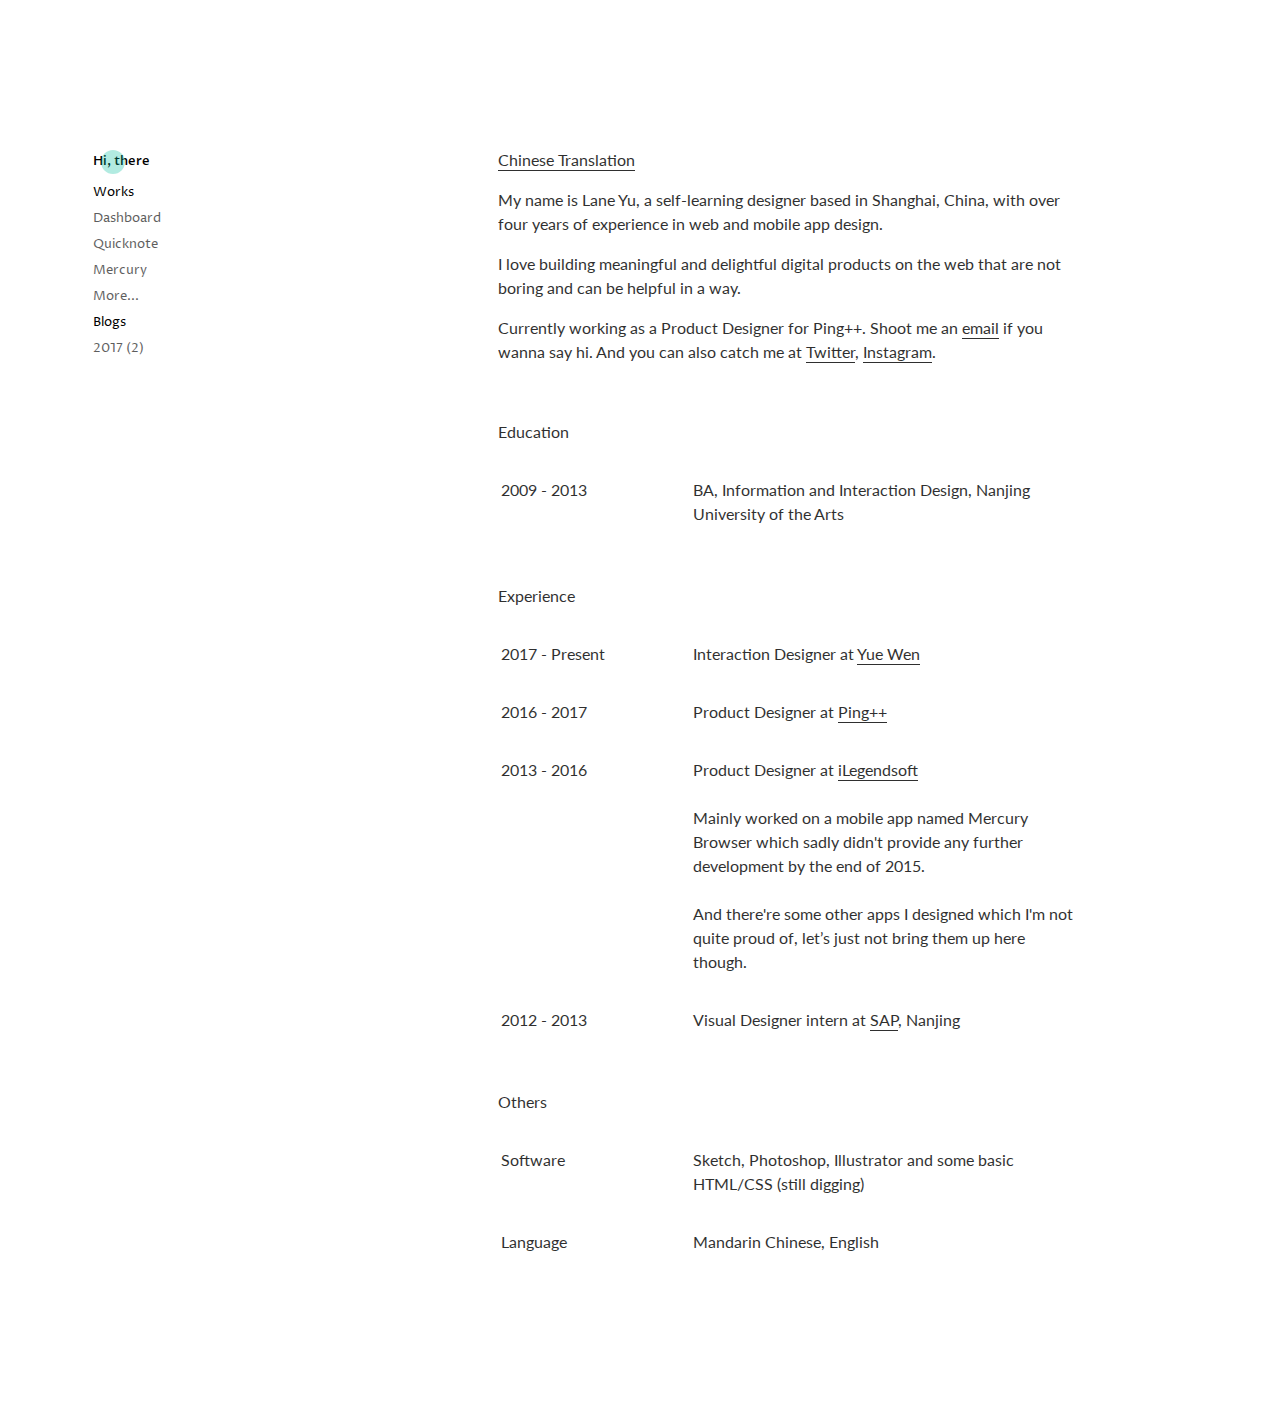
<file: index.html>
<!DOCTYPE html>
<html lang="en">
  <head>
    <meta charset="utf-8">
    <meta name="viewport" content="width=device-width, initial-scale=1">
    <title>Lane Yu | Product Designer</title>
    <link rel="stylesheet" href="https://fonts.googleapis.com/css?family=Montserrat:400,700|Rubik:400,500">
    <link rel="stylesheet" href="style.css">
    <link rel="shortcut icon" href="favicon.ico">
  </head>
  <body>
    <div class="container">
      <div class="left-nav">
        <p>
          <a class="active" href="index.html">Hi, there</a>
        </p>
        <p class="title">
          Works
        </p>
        <p>
          <a href="dashboard.html">Dashboard</a>
        </p>
        <p>
          <a href="quicknote.html">Quicknote</a>
        </p>
        <p>
          <a href="mercury.html">Mercury</a>
        </p>
        <p>
          <a href="https://dribbble.com/laneyu24">More...</a>
        </p>
        <p class="title">
          Blogs
        </p>
        <p>
          <a href="blog-2017.html">2017 (2)</a>
        </p>
      </div>
      <div class="content">
        <p class="Chinese">
          <a href="zh/index.html">Chinese Translation</a>
        </p>
        <p>
          My name is Lane Yu, a self-learning designer based in Shanghai, China, with over four years of experience in web and mobile app design.
        </p>
        <p>
          I love building meaningful and delightful digital products on the web that are not boring and can be helpful in a way.
        </p>
        <p>
          Currently working as a Product Designer for Ping++. Shoot me an <a href="mailto:yulu2426@gmail.com">email</a> if you wanna say hi. And you can also catch me at <a href="https://twitter.com/laneyu24" target="_blank">Twitter</a>, <a href="https://www.instagram.com/lane_yu/" target="_blank">Instagram</a>.
        </p>
        <br>
        <p class="title">Education</p>
        <table>
            <tr>
              <td>
                2009 - 2013
              </td>
              <td>
                BA, Information and Interaction Design, Nanjing University of the Arts
              </td>
            </tr>
          </table><br>
        <p class="title">Experience</p>
        <table>
          <tr>
            <td>
              2017 - Present
            </td>
            <td>
              Interaction Designer at <a href="http://www.yuewen.com/" target="_blank">Yue Wen</a>
            </td>
          </tr>
            <tr>
              <td>
                2016 - 2017
              </td>
              <td>
                Product Designer at <a href="https://www.pingxx.com/" target="_blank">Ping++</a>
              </td>
            </tr>
            <tr>
              <td>
                2013 - 2016
              </td>
              <td>
                Product Designer at <a href="http://www.ilegendsoft.com/index.html" target="_blank">iLegendsoft</a><br><br>Mainly worked on a mobile app named Mercury Browser which sadly didn't provide any further development by the end of 2015.<br><br>And there're some other apps I designed which I'm not quite proud of, let’s just not bring them up here though.
              </td>
            </tr>
            <tr>
              <td>
                2012 - 2013
              </td>
              <td>
                Visual Designer intern at <a href="https://www.sap.com/china/index.html" target="_blank">SAP</a>, Nanjing
              </td>
            </tr>
          </table><br>
        <p class="title">Others</p>
        <table>
          <tr>
            <td>
              Software
            </td>
            <td>
              Sketch, Photoshop, Illustrator and some basic HTML/CSS (still digging)
            </td>
          </tr>
          <tr>
            <td>
              Language
            </td>
            <td>
              Mandarin Chinese, English
            </td>
          </tr>
        </table>
      </div>
    </div>
  </body>
</html>
</file>
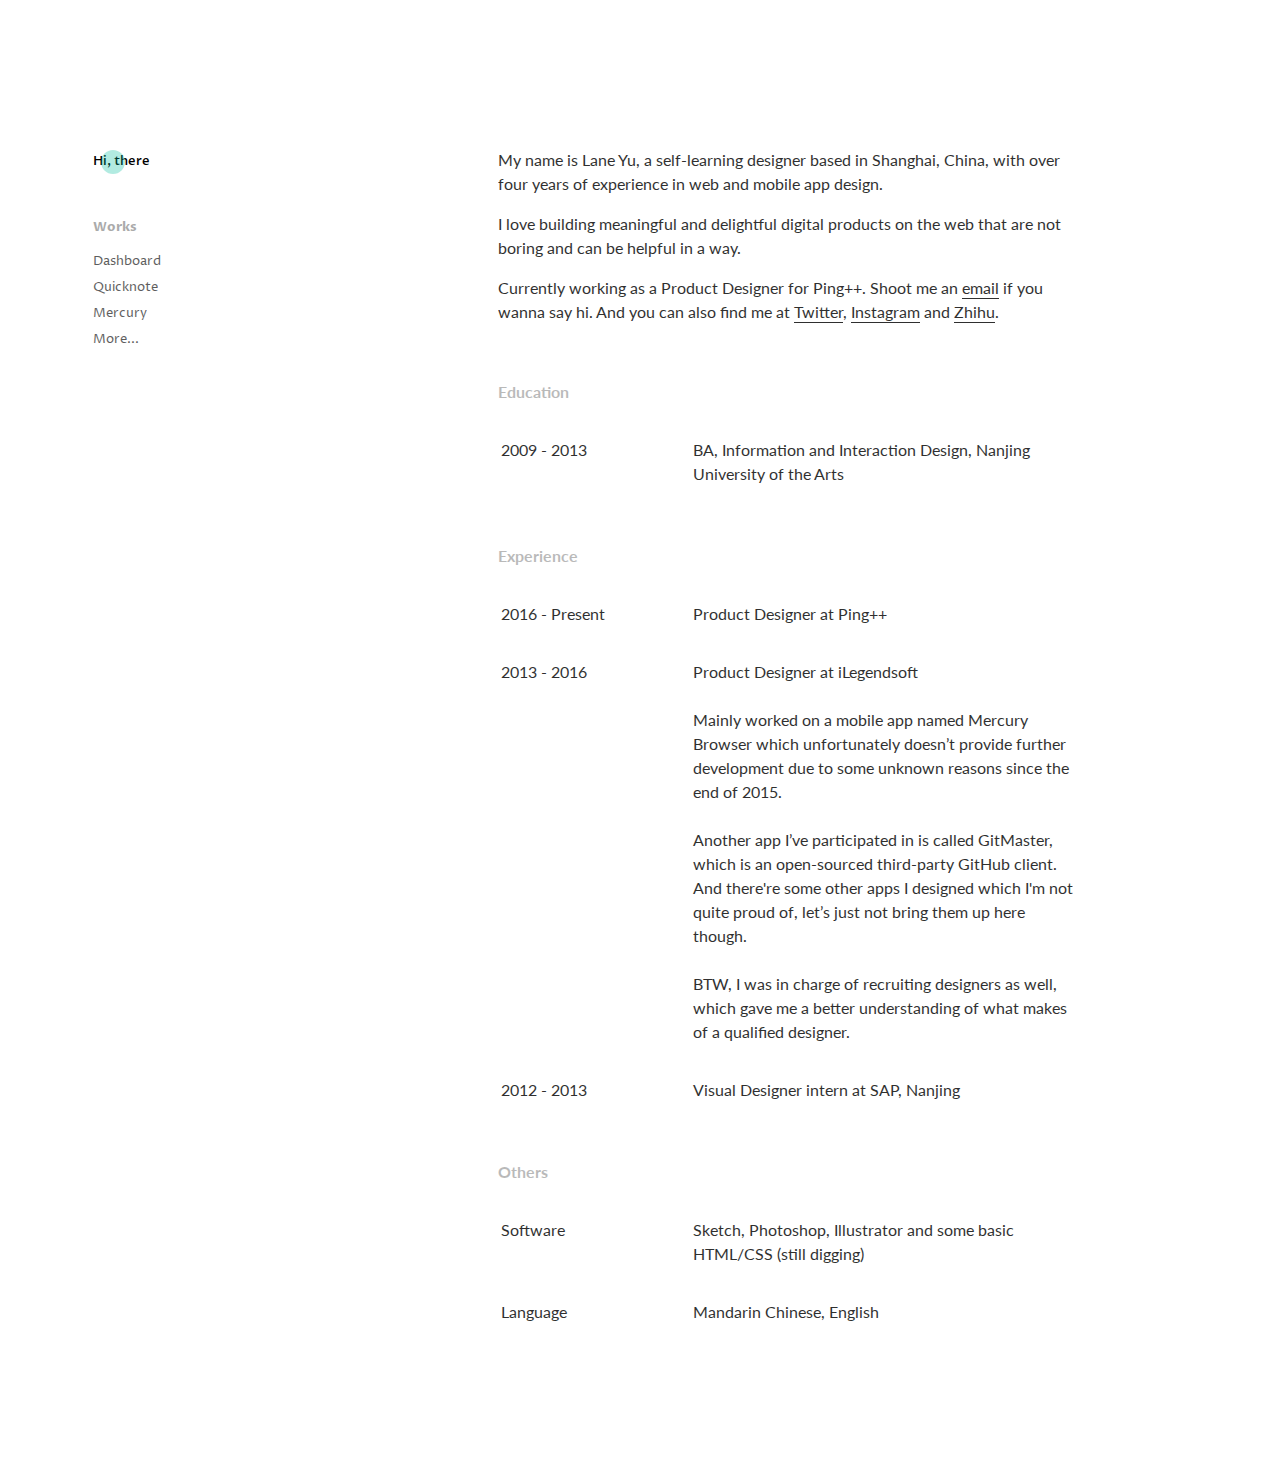
<file: docs/index.html>
<!DOCTYPE html>
<html lang="en">
  <head>
    <meta charset="utf-8">
    <meta name="viewport" content="width=device-width, initial-scale=1">
    <title>Lane Yu | Product Designer</title>
    <link rel="stylesheet" href="../style.css">
  </head>
  <body>
    <div class="container">
      <div class="left-nav">
        <p><a class="active" href="index.html">Hi, there</a></p>
        <p id="title">Works</p>
        <p><a href="dashboard.html">Dashboard</a></p>
        <p><a href="quicknote.html">Quicknote</a></p>
        <p><a href="mercury.html">Mercury</a></p>
        <p><a href="https://dribbble.com/laneyu24">More...</a></p>
      </div>
      <div class="content">
        <p>
          My name is Lane Yu, a self-learning designer based in Shanghai, China, with over four years of experience in web and mobile app design.
        </p>
        <p>
          I love building meaningful and delightful digital products on the web that are not boring and can be helpful in a way.
        </p>
        <p>
          Currently working as a Product Designer for Ping++. Shoot me an <a href="mailto:yulu2426@gmail.com">email</a> if you wanna say hi. And you can also find me at <a href="https://twitter.com/laneyu24" target="_blank">Twitter</a>, <a href="https://www.instagram.com/lane_yu/" target="_blank">Instagram</a> and <a href="https://www.zhihu.com/people/laneyu24/" target="_blank">Zhihu</a>.
        </p>
        <br>
        <p id="title">Education</p>
          <table>
            <tr>
              <td>
                2009 - 2013
              </td>
              <td>
                BA, Information and Interaction Design, Nanjing University of the Arts
              </td>
            </tr>
          </table><br>
        <p id="title">Experience</p>
          <table>
            <tr>
              <td>
                2016 - Present
              </td>
              <td>
                Product Designer at Ping++
              </td>
            </tr>
            <tr>
              <td>
                2013 - 2016
              </td>
              <td>
                Product Designer at iLegendsoft<br><br>Mainly worked on a mobile app named Mercury Browser which unfortunately doesn’t provide further development due to some unknown reasons since the end of 2015.<br><br>Another app I’ve participated in is called GitMaster, which is an open-sourced third-party GitHub client. And there're some other apps I designed which I'm not quite proud of, let’s just not bring them up here though.<br><br>BTW, I was in charge of recruiting designers as well, which gave me a better understanding of what makes of a qualified designer.
              </td>
            </tr>
            <tr>
              <td>
                2012 - 2013
              </td>
              <td>
                Visual Designer intern at SAP, Nanjing
              </td>
            </tr>
          </table><br>
        <p id="title">Others</p>
        <table>
          <tr>
            <td>
              Software
            </td>
            <td>
              Sketch, Photoshop, Illustrator and some basic HTML/CSS (still digging)
            </td>
          </tr>
          <tr>
            <td>
              Language
            </td>
            <td>
              Mandarin Chinese, English
            </td>
          </tr>
        </table>
      </div>
    </div>
  </body>
</html>
</file>
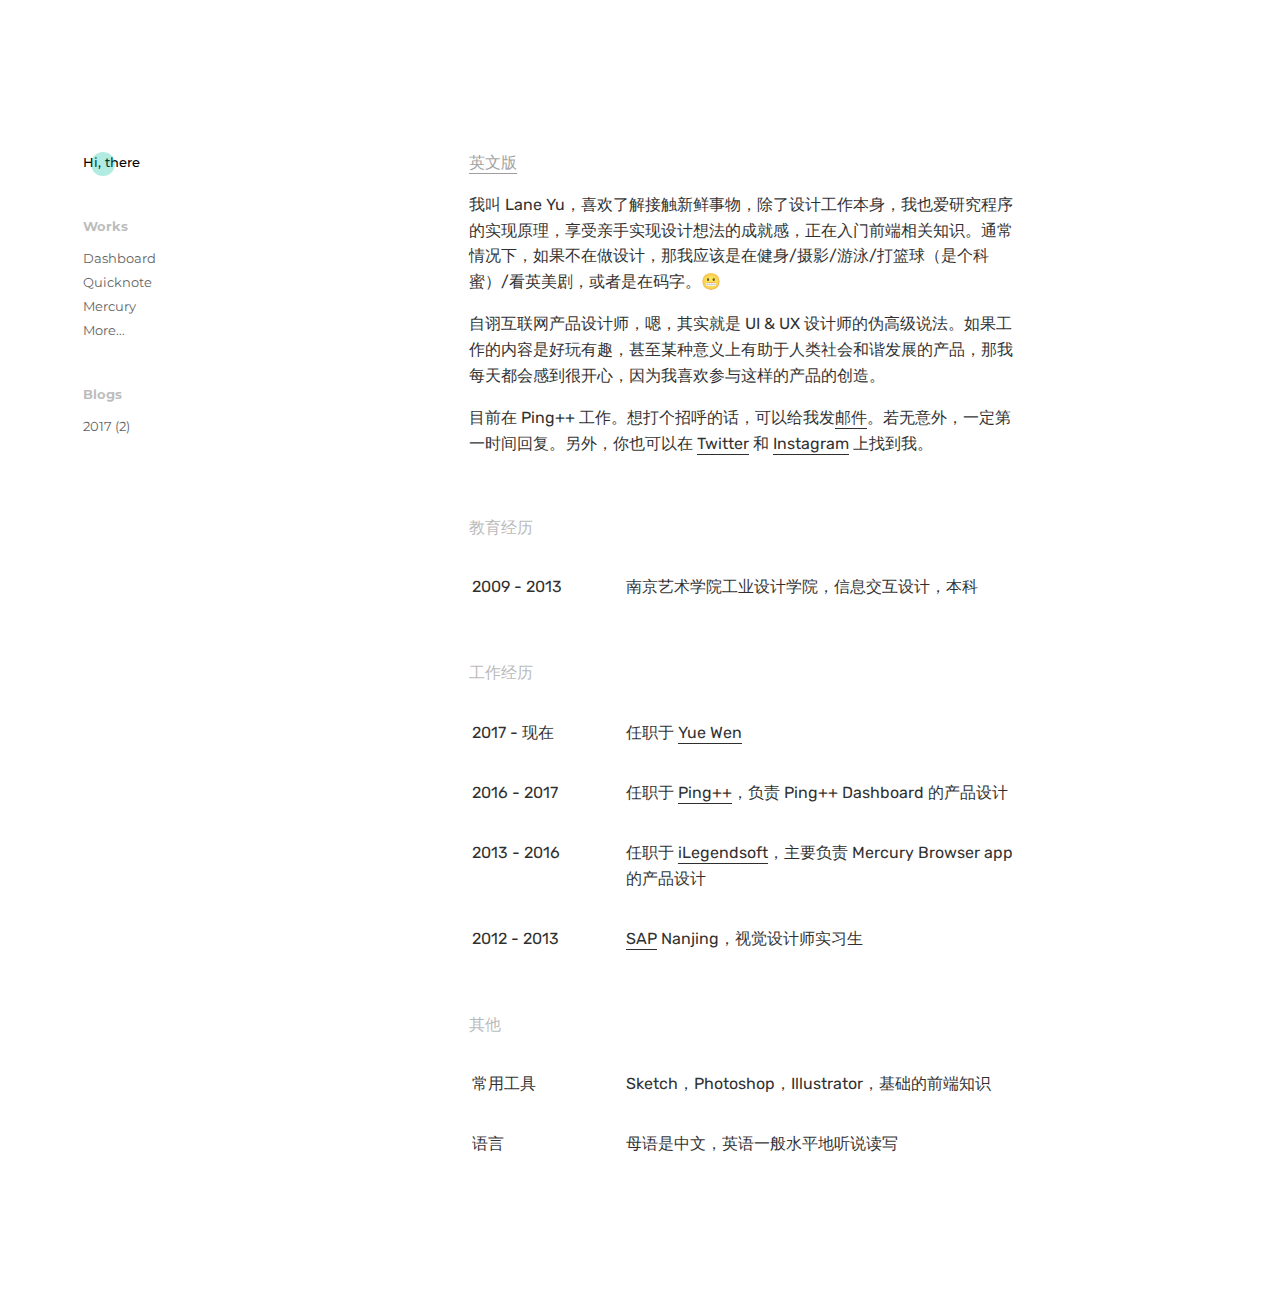
<file: zh/index.html>
<!DOCTYPE html>
<html lang="zh-cmn-Hans">
  <head>
    <meta charset="utf-8">
    <meta name="viewport" content="width=device-width, initial-scale=1">
    <title>Lane Yu | Product Designer</title>
    <link rel="stylesheet" href="https://fonts.googleapis.com/css?family=Montserrat:400,700|Rubik:400,500">
    <link rel="stylesheet" href="style.css">
    <link rel="shortcut icon" href="../favicon.ico">
  </head>
  <body>
    <div class="container">
      <div class="left-nav">
        <p>
          <a class="active" href="../index.html">Hi, there</a>
        </p>
        <p class="title">
          Works
        </p>
        <p>
          <a href="../dashboard.html">Dashboard</a>
        </p>
        <p>
          <a href="../quicknote.html">Quicknote</a>
        </p>
        <p>
          <a href="../mercury.html">Mercury</a>
        </p>
        <p>
          <a href="https://dribbble.com/laneyu24">More...</a>
        </p>
        <p class="title">
          Blogs
        </p>
        <p>
          <a href="../blog-2017.html">2017 (2)</a>
        </p>
      </div>
      <div class="content">
        <p class="English">
          <a href="../index.html">英文版</a>
        </p>
        <p>
          我叫 Lane Yu，喜欢了解接触新鲜事物，除了设计工作本身，我也爱研究程序的实现原理，享受亲手实现设计想法的成就感，正在入门前端相关知识。通常情况下，如果不在做设计，那我应该是在健身/摄影/游泳/打篮球（是个科蜜）/看英美剧，或者是在码字。😬
        </p>
        <p>
          自诩互联网产品设计师，嗯，其实就是 UI & UX 设计师的伪高级说法。如果工作的内容是好玩有趣，甚至某种意义上有助于人类社会和谐发展的产品，那我每天都会感到很开心，因为我喜欢参与这样的产品的创造。
        </p>
        <p>
          目前在 Ping++ 工作。想打个招呼的话，可以给我发<a href="mailto:yulu2426@gmail.com">邮件</a>。若无意外，一定第一时间回复。另外，你也可以在 <a href="https://twitter.com/laneyu24" target="_blank">Twitter</a> 和 <a href="https://www.instagram.com/lane_yu/" target="_blank">Instagram</a> 上找到我。
        </p>
        <br>
        <p class="title">教育经历</p>
        <table>
            <tr>
              <td>
                2009 - 2013
              </td>
              <td>
                南京艺术学院工业设计学院，信息交互设计，本科
              </td>
            </tr>
          </table><br>
        <p class="title">工作经历</p>
        <table>
          <tr>
            <td>
              2017 - 现在
            </td>
            <td>
              任职于 <a href="http://www.yuewen.com/" target="_blank">Yue Wen</a>
            </td>
          </tr>
            <tr>
              <td>
                2016 - 2017
              </td>
              <td>
                任职于 <a href="https://www.pingxx.com/" target="_blank">Ping++</a>，负责 Ping++ Dashboard 的产品设计
              </td>
            </tr>
            <tr>
              <td>
                2013 - 2016
              </td>
              <td>
                任职于 <a href="http://www.ilegendsoft.com" target="_blank">iLegendsoft</a>，主要负责 Mercury Browser app 的产品设计
              </td>
            </tr>
            <tr>
              <td>
                2012 - 2013
              </td>
              <td>
                <a href="https://www.sap.com/china/index.html" target="_blank">SAP</a> Nanjing，视觉设计师实习生
              </td>
            </tr>
          </table><br>
        <p class="title">其他</p>
        <table>
          <tr>
            <td>
              常用工具
            </td>
            <td>
              Sketch，Photoshop，Illustrator，基础的前端知识
            </td>
          </tr>
          <tr>
            <td>
              语言
            </td>
            <td>
              母语是中文，英语一般水平地听说读写
            </td>
          </tr>
        </table>
      </div>
    </div>
  </body>
</html>
</file>
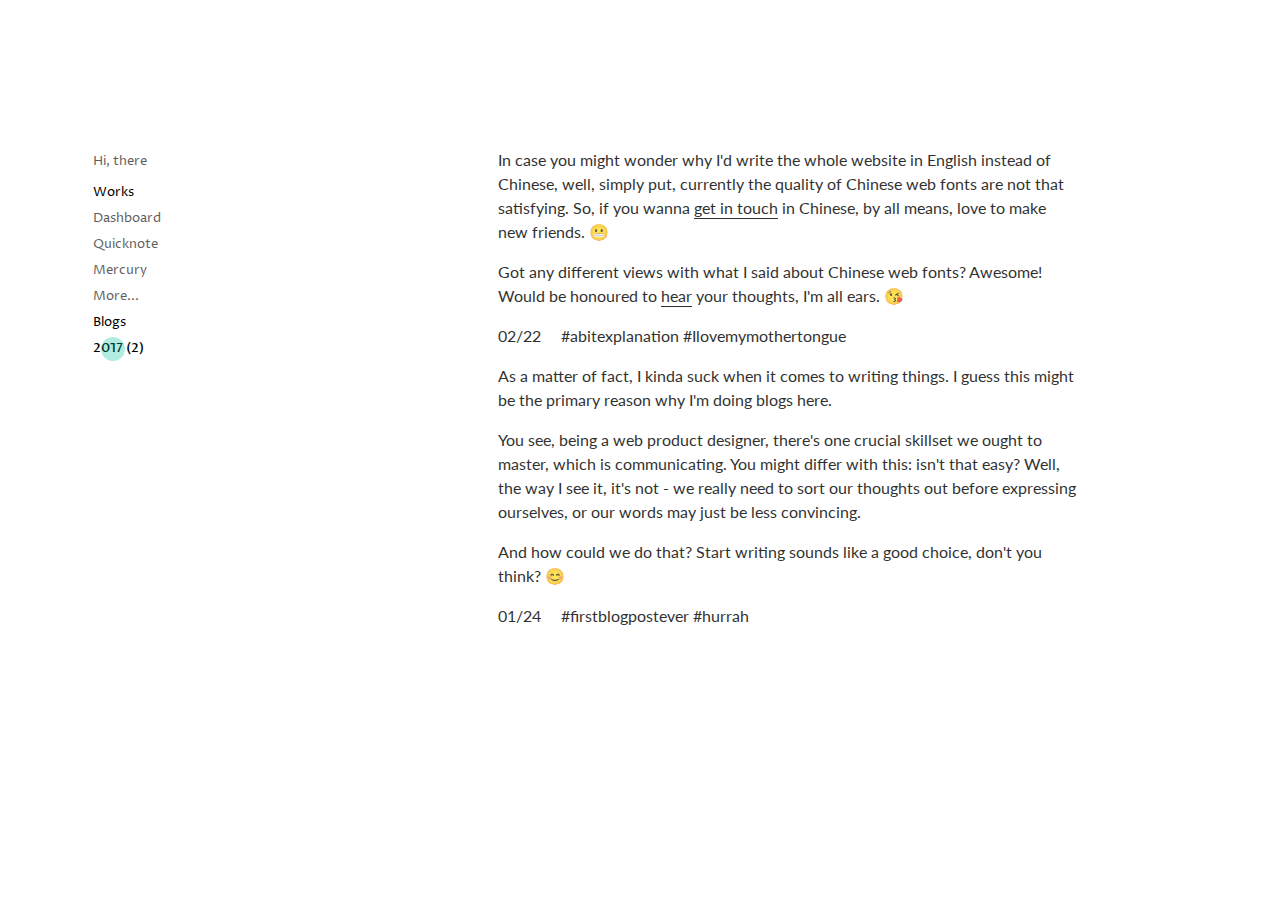
<file: blog-2017.html>
<!DOCTYPE html>
<html lang="en">
  <head>
    <meta charset="utf-8">
    <meta name="viewport" content="width=device-width, initial-scale=1">
    <title>Blog-2017 | Lane Yu</title>
    <link rel="stylesheet" href="https://fonts.googleapis.com/css?family=Montserrat:400,700|Rubik:400,500">
    <link rel="stylesheet" href="style.css">
    <link rel="shortcut icon" href="favicon.ico">
  </head>
  <body>
    <div class="container">
      <div class="left-nav">
        <p>
          <a href="index.html">Hi, there</a>
        </p>
        <p class="title">
          Works
        </p>
        <p>
          <a href="dashboard.html">Dashboard</a>
        </p>
        <p>
          <a href="quicknote.html">Quicknote</a>
        </p>
        <p>
          <a href="mercury.html">Mercury</a>
        </p>
        <p>
          <a href="https://dribbble.com/laneyu24">More...</a>
        </p>
        <p class="title">
          Blogs
        </p>
        <p>
          <a class="active" href="blog-2017.html">2017 (2)</a>
        </p>
      </div>
      <div class="content">
        <p>
          In case you might wonder why I'd write the whole website in English instead of Chinese, well, simply put, currently the quality of Chinese web fonts are not that satisfying. So, if you wanna <a href="mailto:yulu2426@gmail.com">get in touch</a> in Chinese, by all means, love to make new friends. 😬
        </p>
        <p>
          Got any different views with what I said about Chinese web fonts? Awesome! Would be honoured to <a href="mailto:yulu2426@gmail.com">hear</a> your thoughts, I'm all ears. 😘
        </p>
        <p class="blog-date-hastag">
          02/22 &nbsp;&nbsp;&nbsp; #abitexplanation #Ilovemymothertongue
        </p>
        <p>
          As a matter of fact, I kinda suck when it comes to writing things. I guess this might be the primary reason why I'm doing blogs here.
        </p>
        <p>
          You see, being a web product designer, there's one crucial skillset we ought to master, which is communicating. You might differ with this: isn't that easy? Well, the way I see it, it's not - we really need to sort our thoughts out before expressing ourselves, or our words may just be less convincing.
        </p>
        <p>
          And how could we do that? Start writing sounds like a good choice, don't you think? 😊
        </p>
        <p class="blog-date-hastag">
          01/24 &nbsp;&nbsp;&nbsp; #firstblogpostever #hurrah
        </p>
      </div>
    </div>
  </body>
</html>
</file>
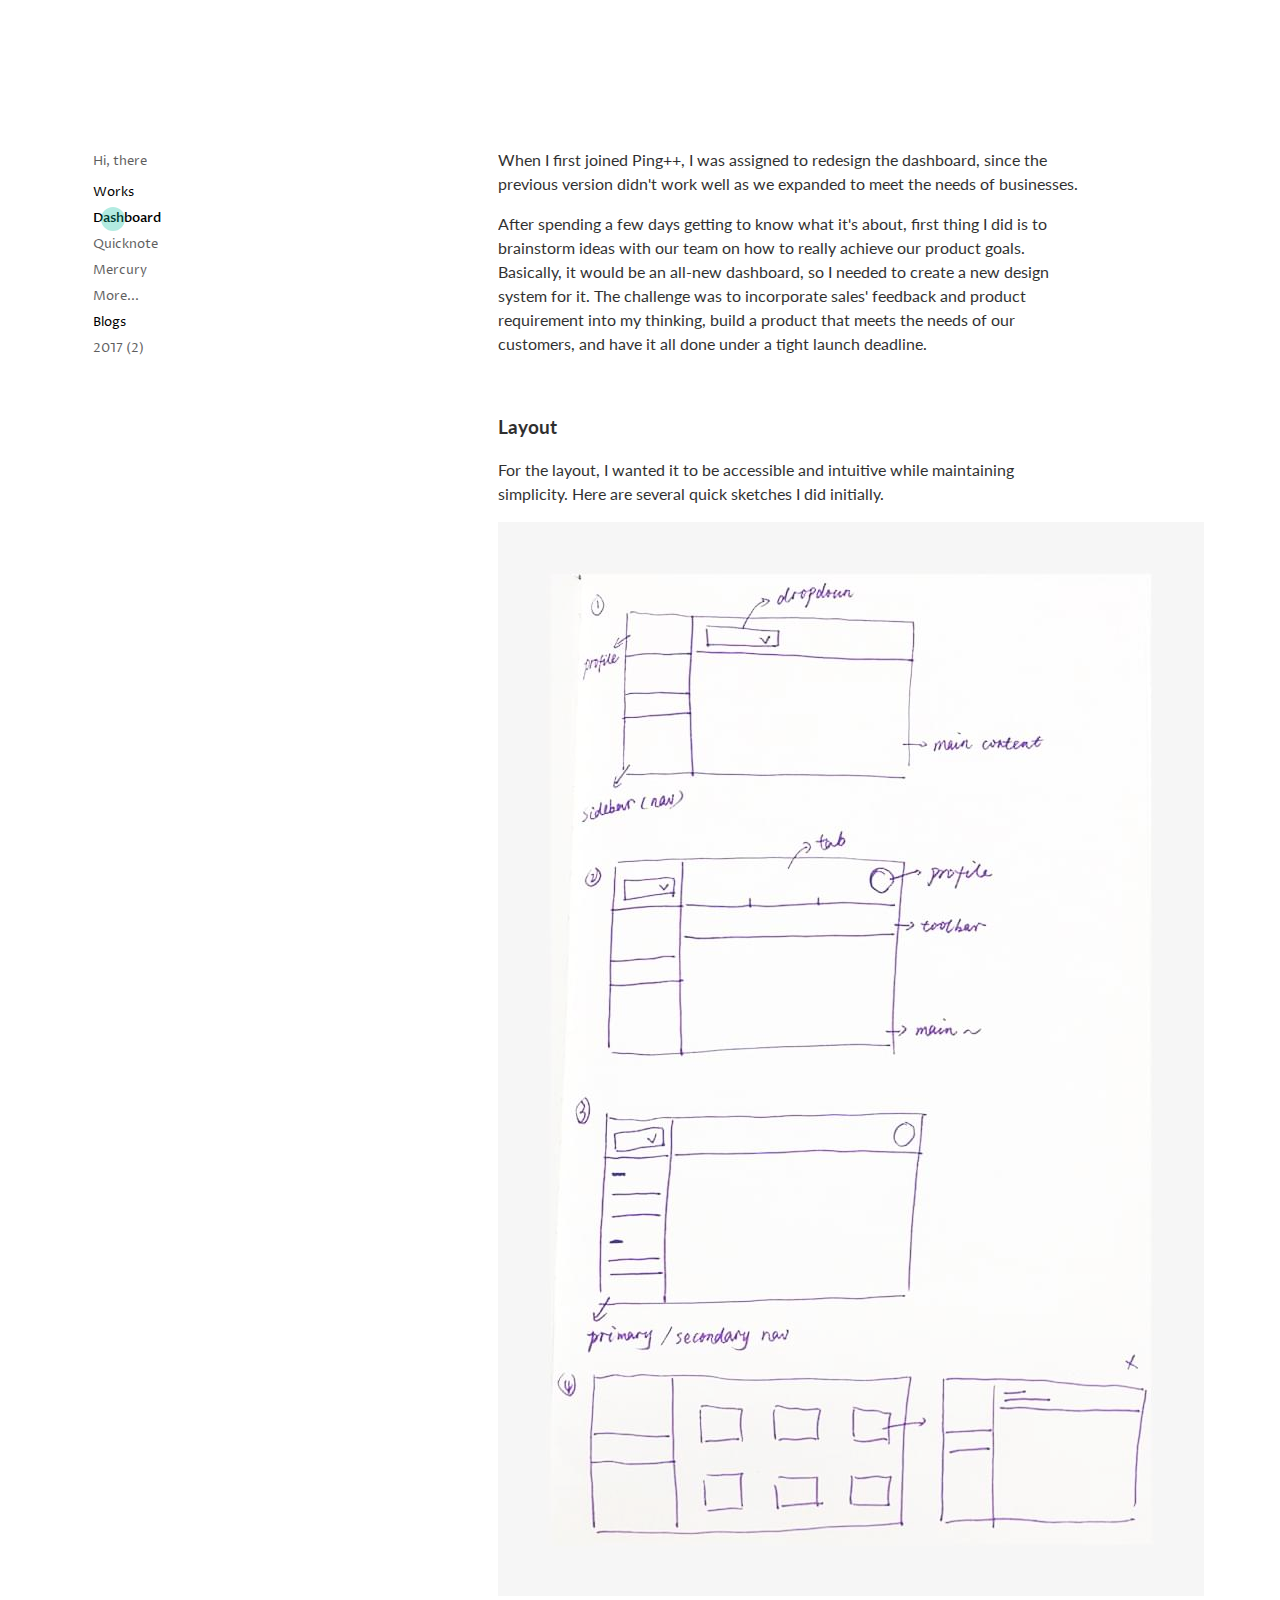
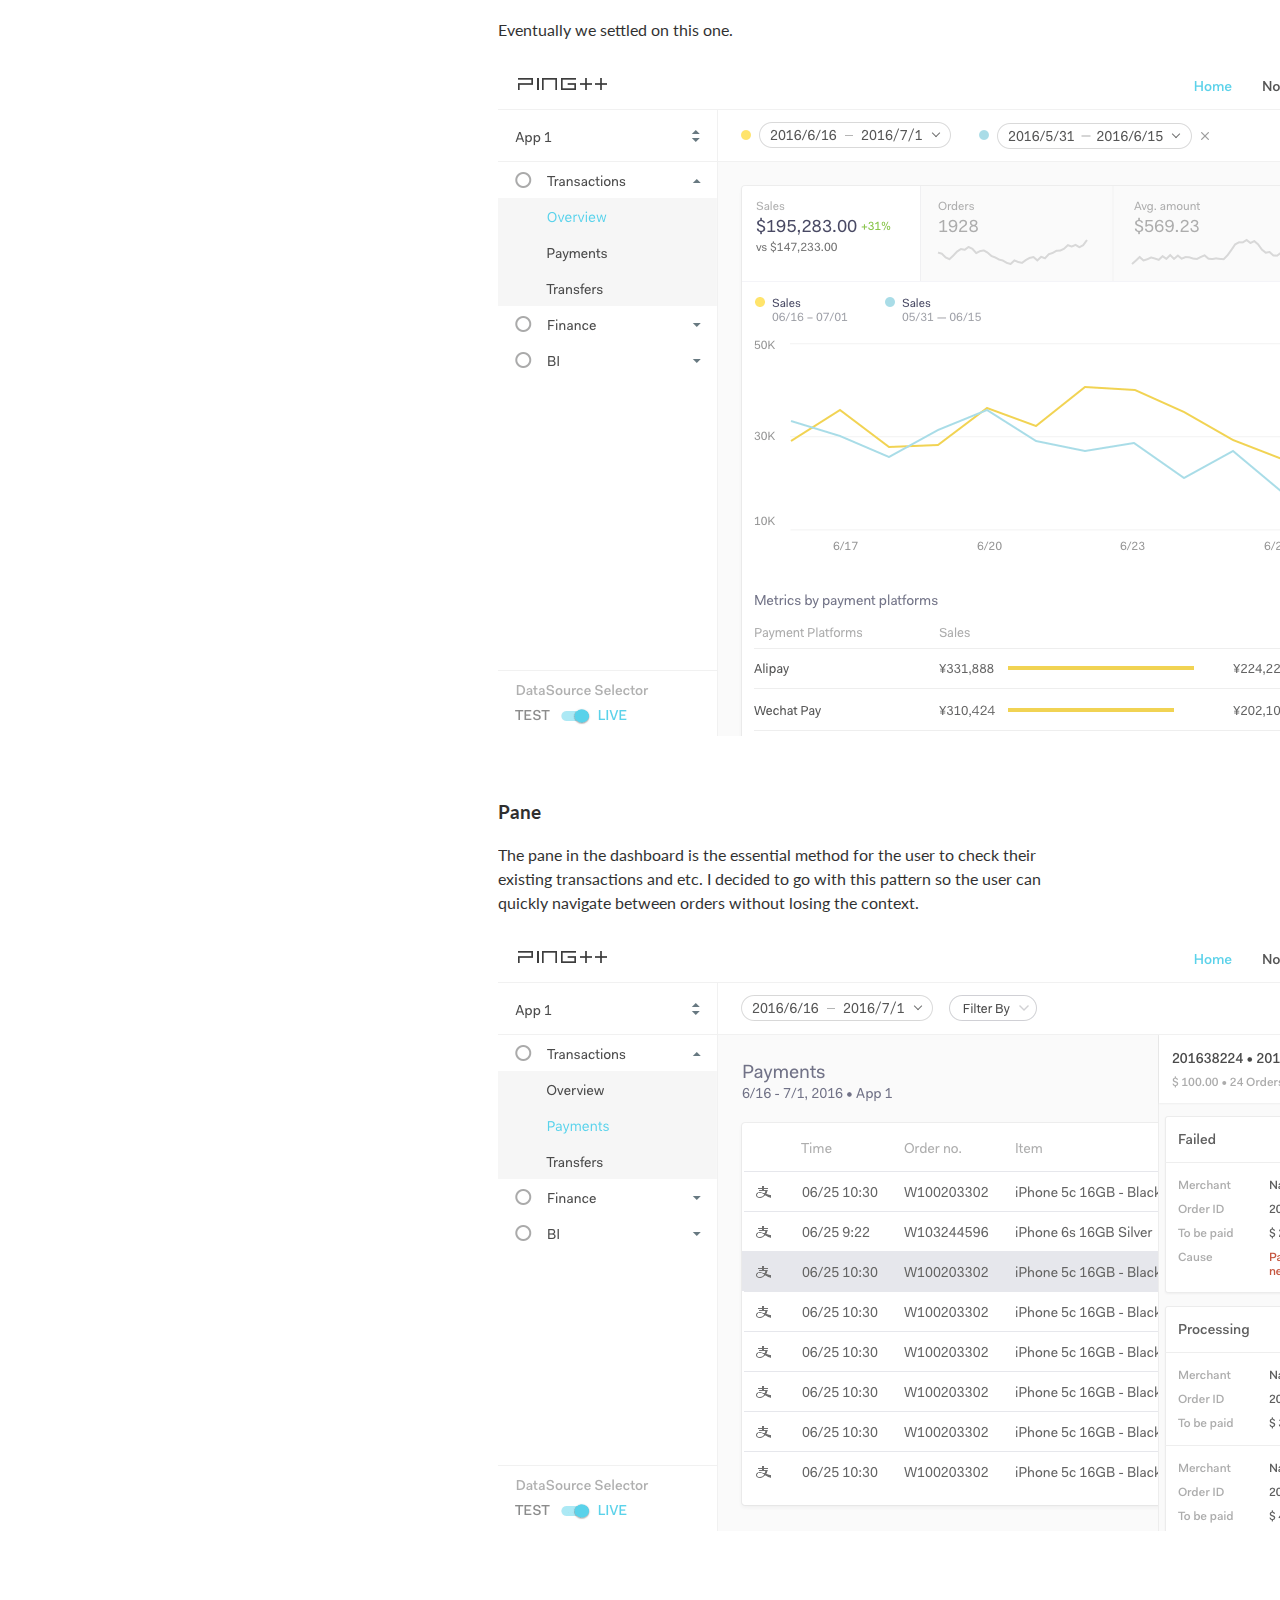
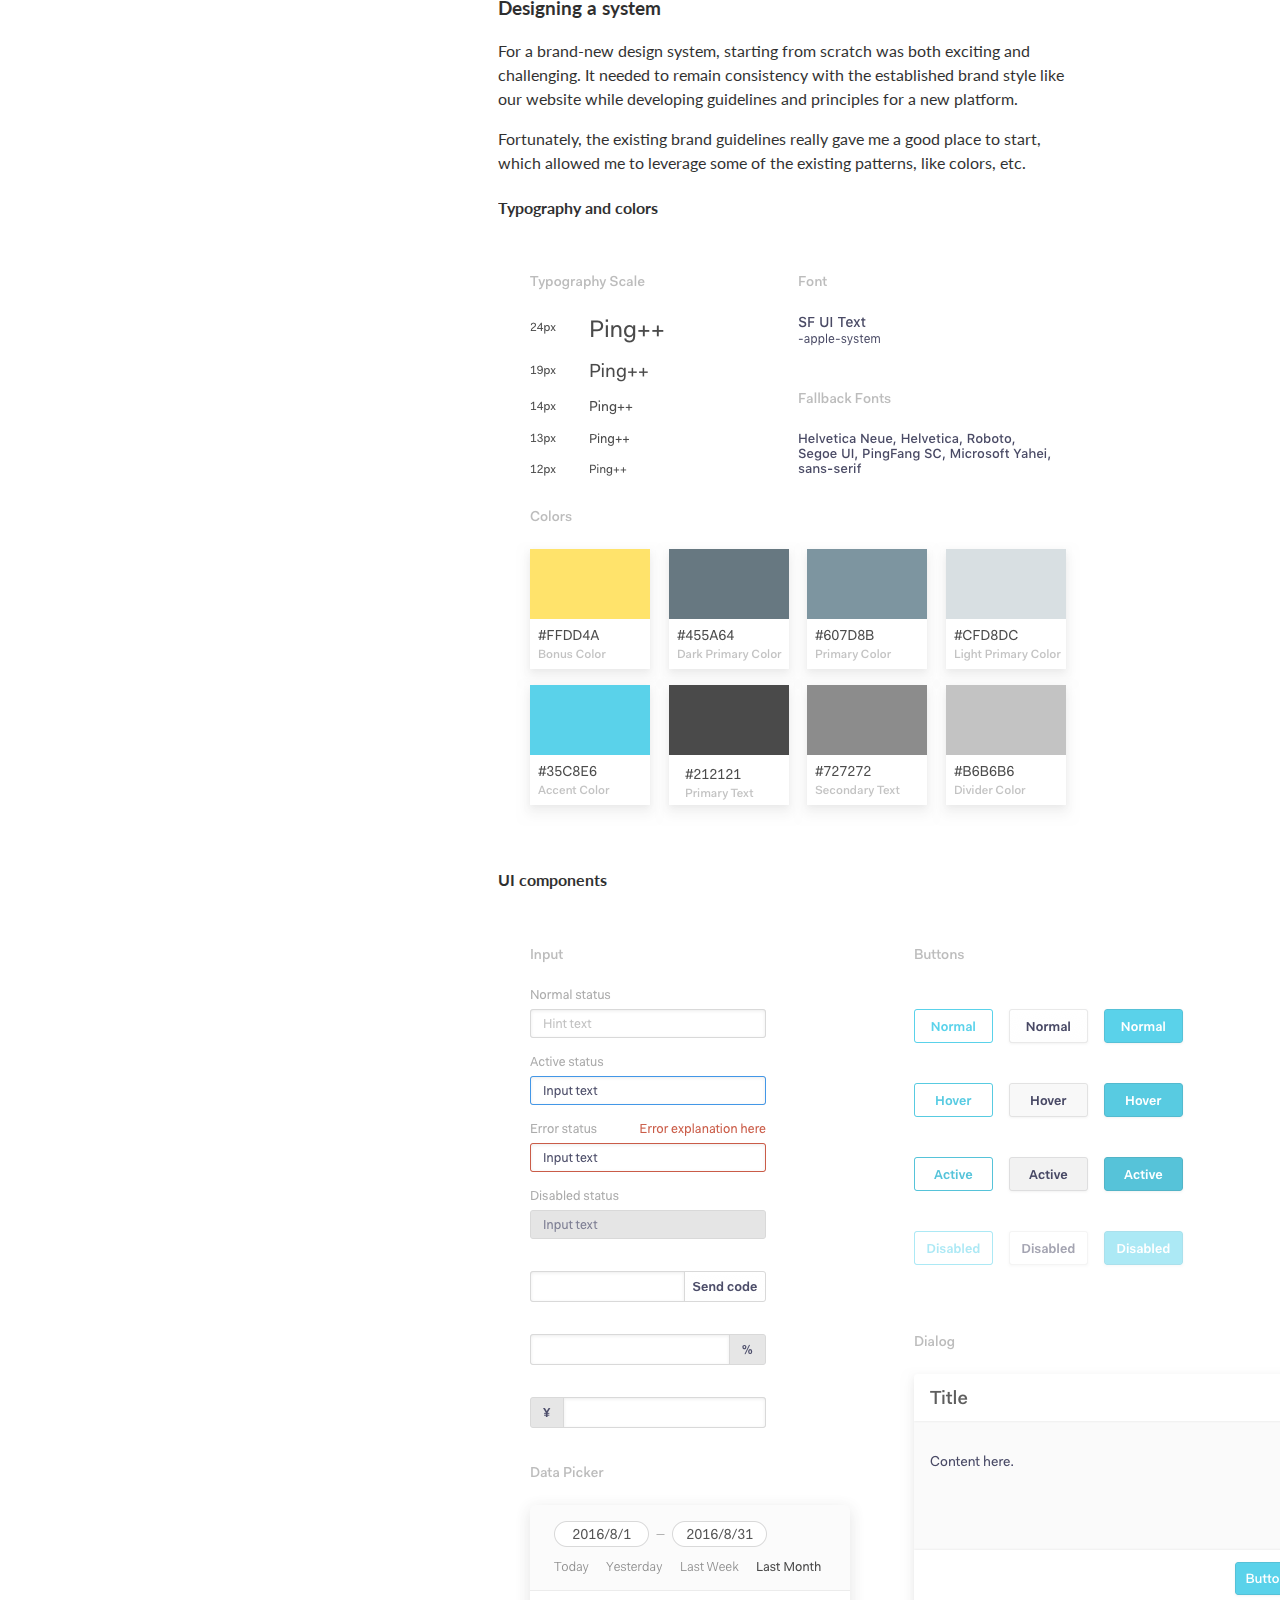
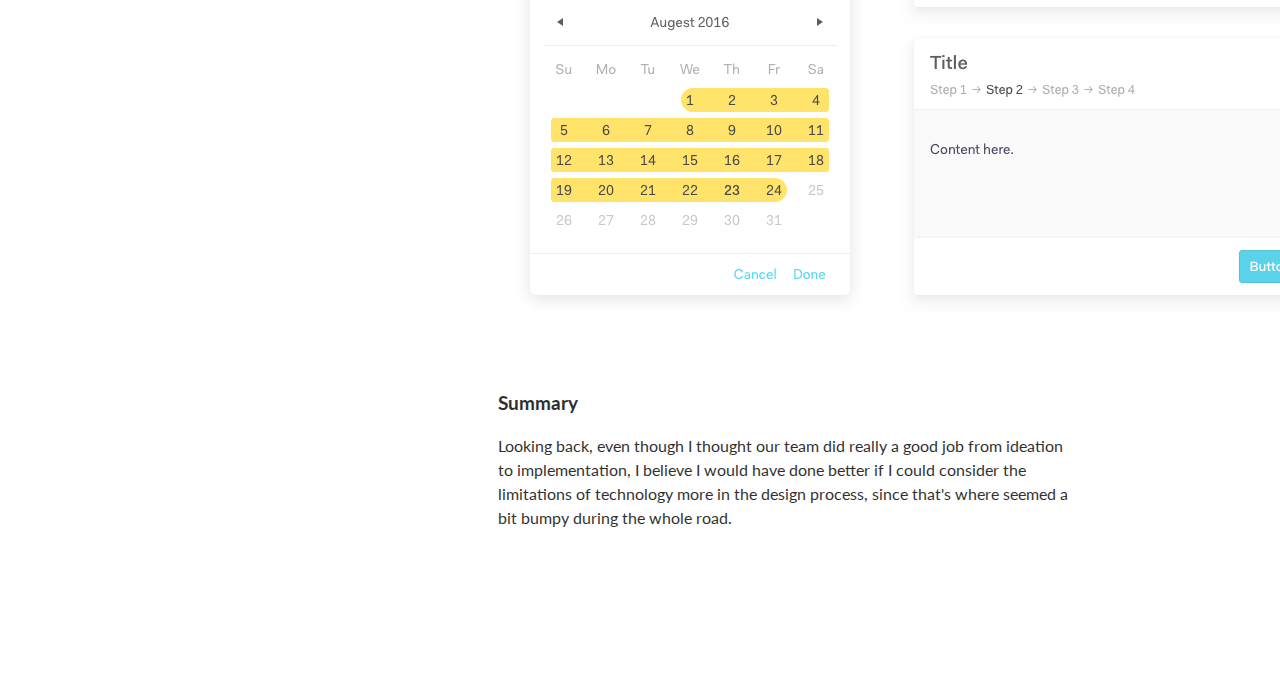
<file: dashboard.html>
<!DOCTYPE html>
<html lang="en">
  <head>
    <meta charset="utf-8">
    <meta name="viewport" content="width=device-width, initial-scale=1">
    <title>Ping++ Dashboard | Lane Yu</title>
    <link rel="stylesheet" href="https://fonts.googleapis.com/css?family=Montserrat:400,700|Rubik:400,500">
    <link rel="stylesheet" href="style.css">
    <link rel="shortcut icon" href="favicon.ico">
  </head>
  <body>
    <div class="container">
      <div class="left-nav">
        <p>
          <a href="index.html">Hi, there</a>
        </p>
        <p class="title">
          Works
        </p>
        <p>
          <a class="active" href="dashboard.html">Dashboard</a>
        </p>
        <p>
          <a href="quicknote.html">Quicknote</a>
        </p>
        <p>
          <a href="mercury.html">Mercury</a>
        </p>
        <p>
          <a href="https://dribbble.com/laneyu24">More...</a>
        </p>
        <p class="title">
          Blogs
        </p>
        <p>
          <a href="blog-2017.html">2017 (2)</a>
        </p>
      </div>
      <div class="content">
        <p>
          When I first joined Ping++, I was assigned to redesign the dashboard, since the previous version didn't work well as we expanded to meet the needs of businesses.
        </p>
        <p>
          After spending a few days getting to know what it's about, first thing I did is to brainstorm ideas with our team on how to really achieve our product goals. Basically, it would be an all-new dashboard, so I needed to create a new design system for it. The challenge was to incorporate sales' feedback and product requirement into my thinking, build a product that meets the needs of our customers, and have it all done under a tight launch deadline.
        </p><br>
        <h3>
          Layout
        </h3>
        <p>
          For the layout, I wanted it to be accessible and intuitive while maintaining simplicity. Here are several quick sketches I did initially.
        </p>
        <p>
          <img src="img/LE.jpg" alt="Layout exploration" />
        </p>
        <p>
          Eventually we settled on this one.
        </p>
        <p>
          <img src="img/FL.png" alt="Final layout" />
        </p><br>
        <h3>
          Pane
        </h3>
        <p>
          The pane in the dashboard is the essential method for the user to check their existing transactions and etc. I decided to go with this pattern so the user can quickly navigate between orders without losing the context.
        </p>
        <p>
          <img src="img/P.png" alt="Pane" />
        </p><br>
        <h3>
          Designing a system
        </h3>
        <p>
          For a brand-new design system, starting from scratch was both exciting and challenging. It needed to remain consistency with the established brand style like our website while developing guidelines and principles for a new platform.
        </p>
        <p>
          Fortunately, the existing brand guidelines really gave me a good place to start, which allowed me to leverage some of the existing patterns, like colors, etc.
        </p>
        <h4>
          Typography and colors
        </h4>
        <p>
          <img src="img/TC.png" alt="Typography and colors" />
        </p>
        <h4>
          UI components
        </h4>
        <p>
          <img src="img/UC.png" alt="UI components" />
        </p><br>
        <h3>
          Summary
        </h3>
        <p>
          Looking back, even though I thought our team did really a good job from ideation to implementation, I believe I would have done better if I could consider the limitations of technology more in the design process, since that's where seemed a bit bumpy during the whole road.
        </p>
      </div>
    </div>
  </body>
</html>
</file>
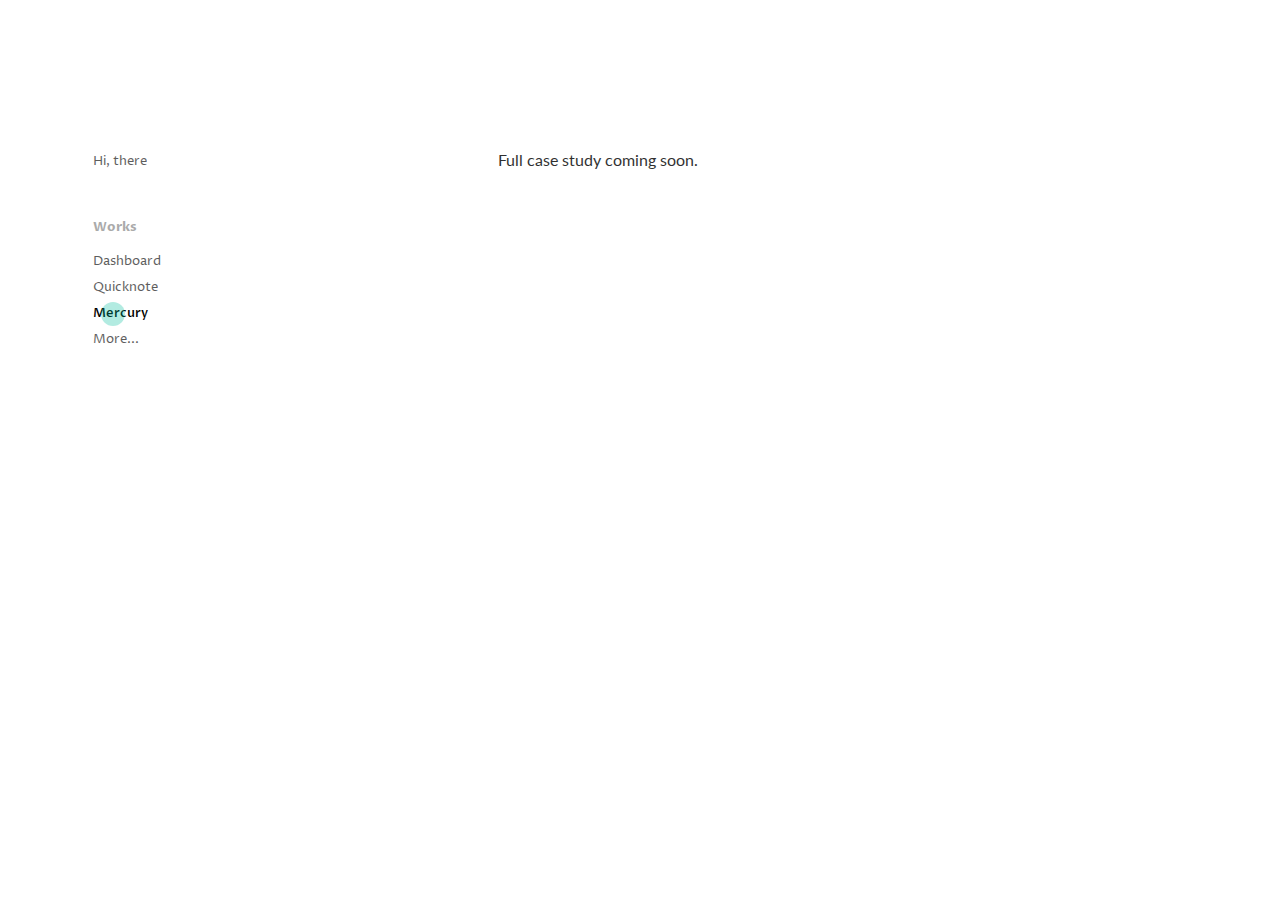
<file: mercury.html>
<!DOCTYPE html>
<html lang="en">
  <head>
    <meta charset="utf-8">
    <title>Mercury Browser | Lane Yu</title>
    <link rel="stylesheet" href="../style.css">
  </head>
  <body>
    <div class="container">
      <div class="left-nav">
        <p><a href="index.html">Hi, there</a></p>
        <p id="title">Works</p>
        <p><a href="dashboard.html">Dashboard</a></p>
        <p><a href="quicknote.html">Quicknote</a></p>
        <p><a class="active" href="mercury.html">Mercury</a></p>
        <p><a href="https://dribbble.com/laneyu24">More...</a></p>
      </div>
      <div class="content">
        <p>
          Full case study coming soon.
        </p>
      </div>
    </div>
  </body>
</html>
</file>
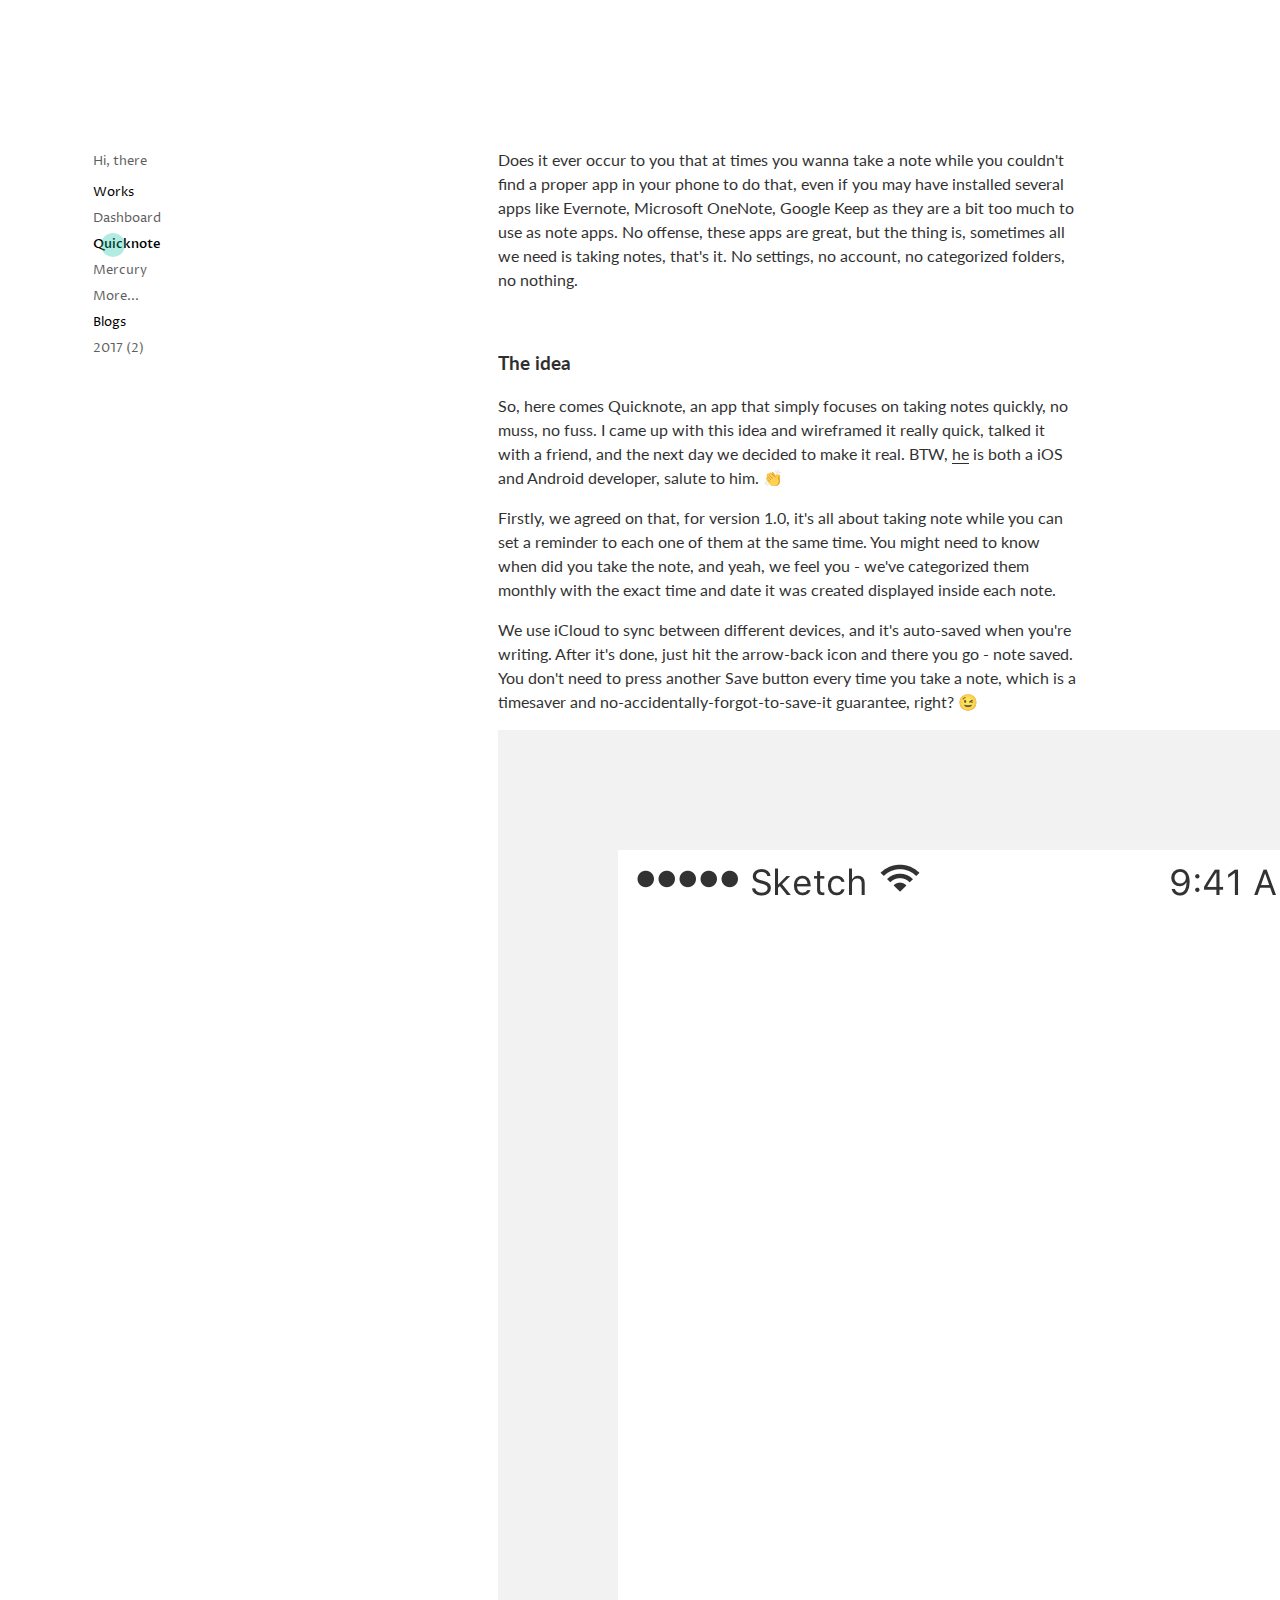
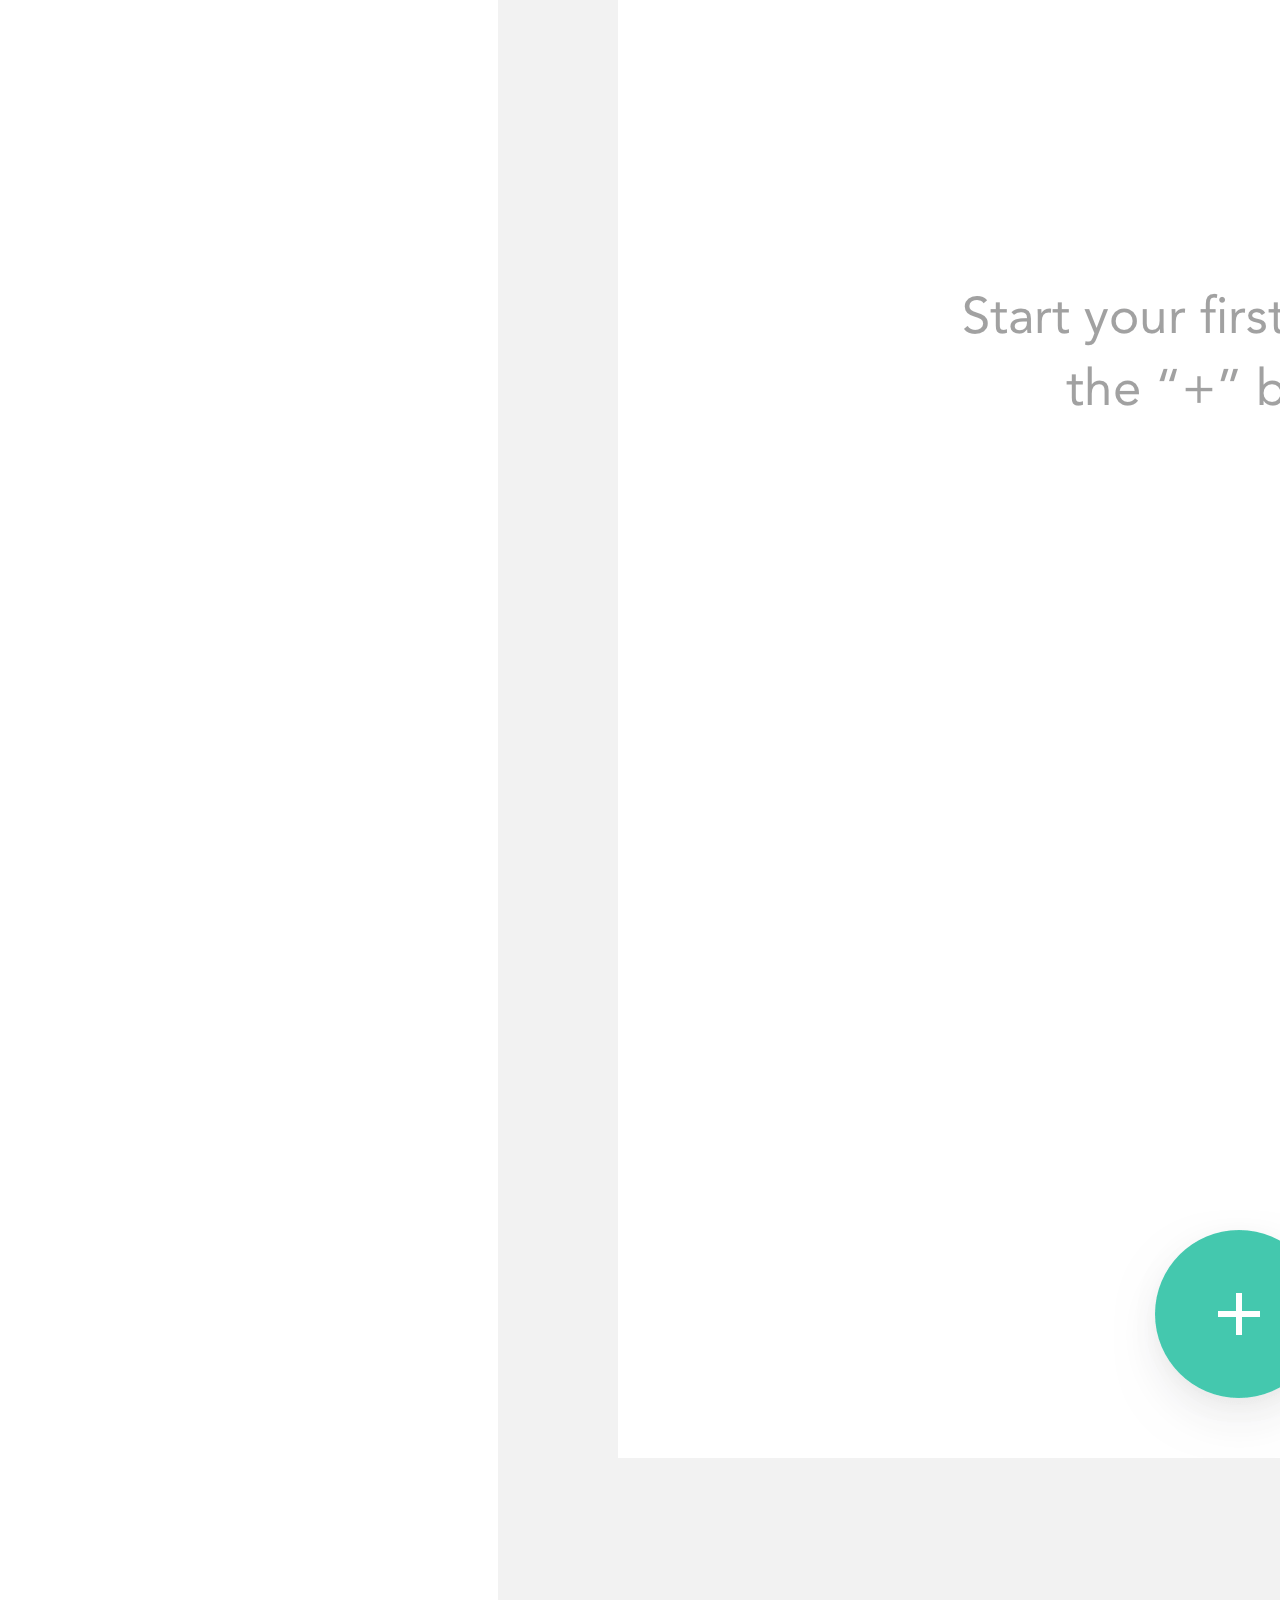
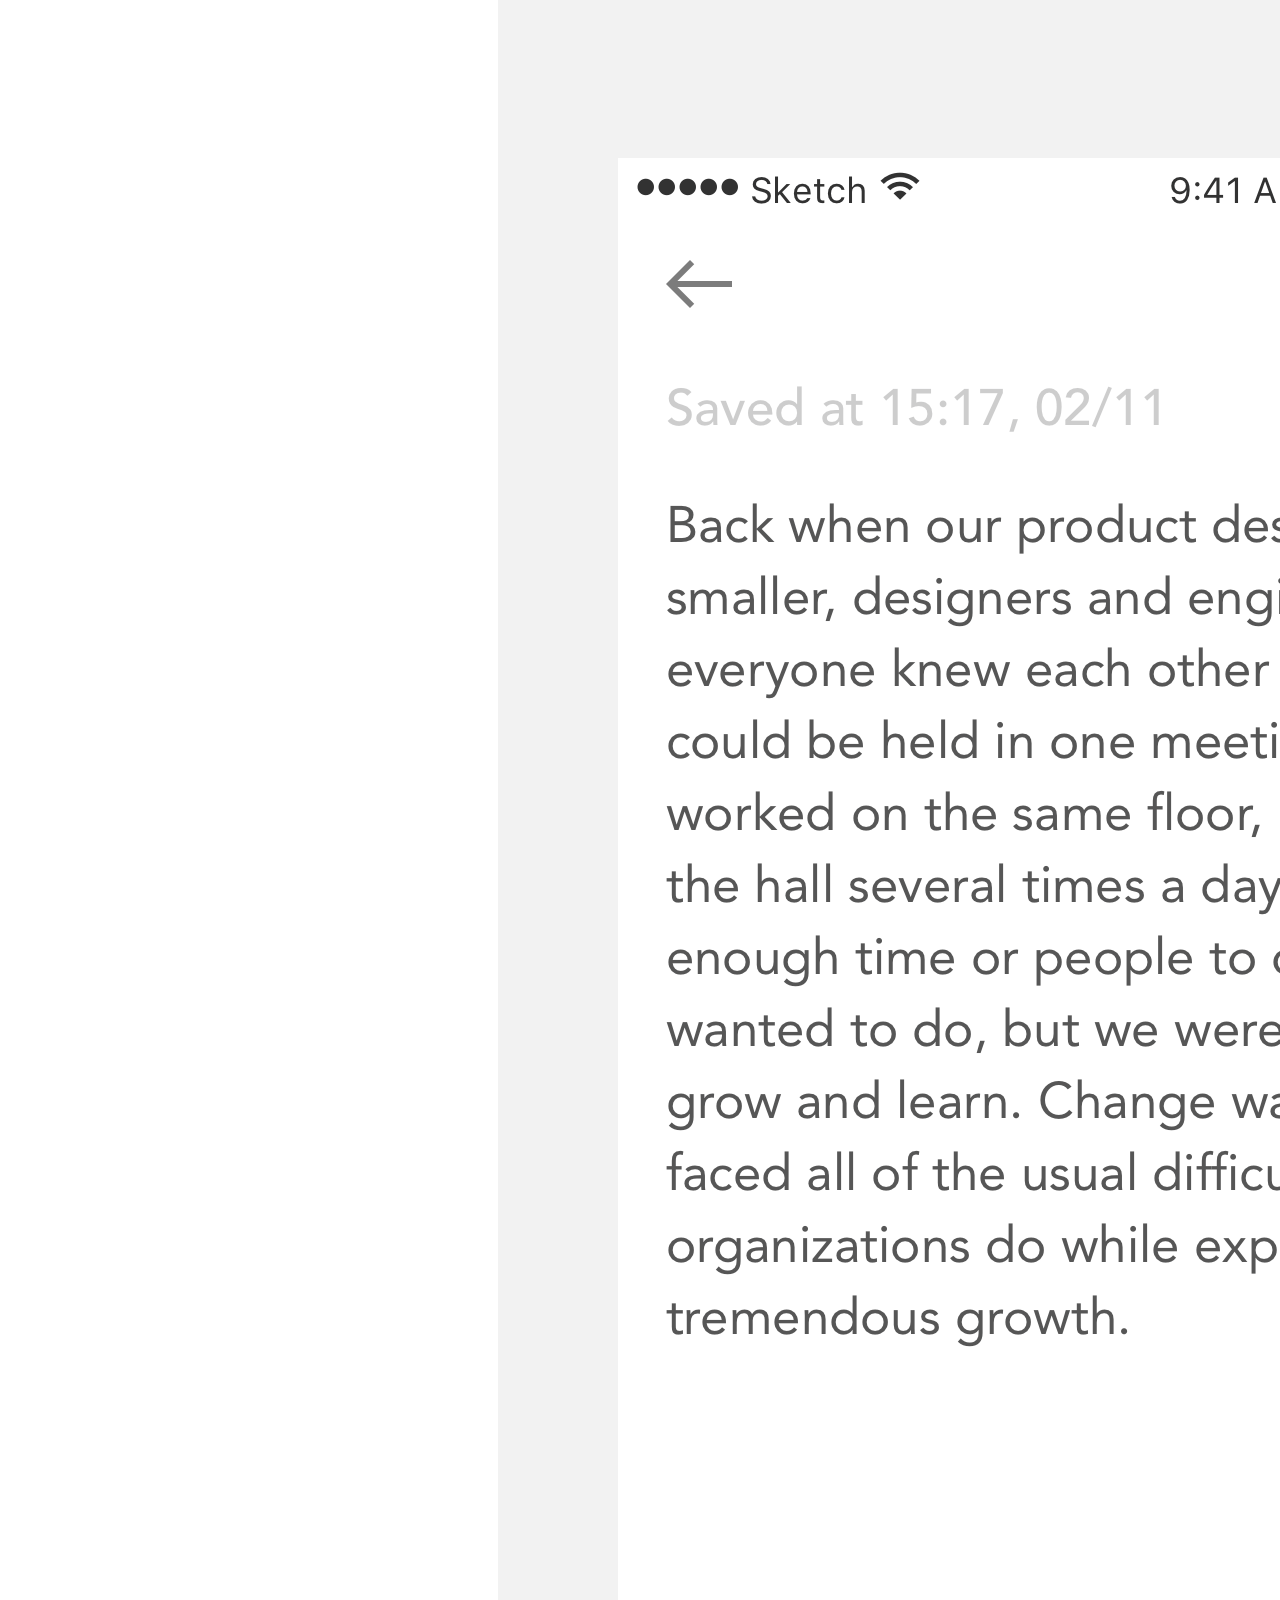
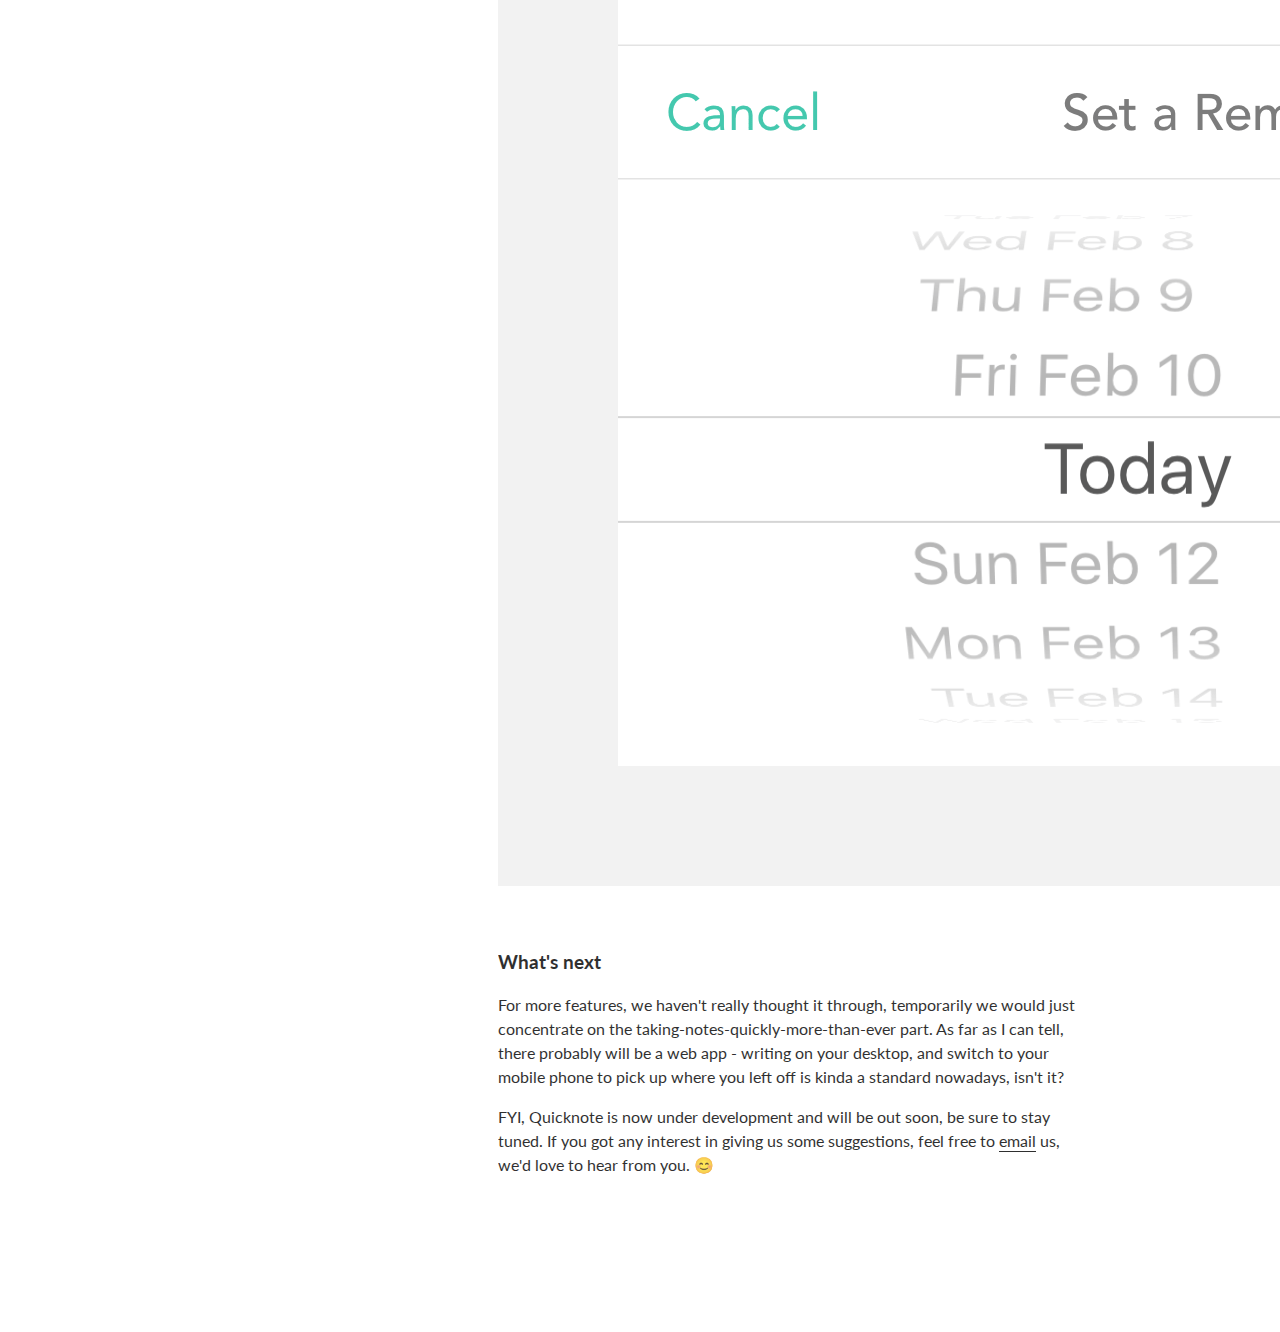
<file: quicknote.html>
<!DOCTYPE html>
<html lang="en">
  <head>
    <meta charset="utf-8">
    <meta name="viewport" content="width=device-width, initial-scale=1">
    <title>Quicknote | Lane Yu</title>
    <link rel="stylesheet" href="https://fonts.googleapis.com/css?family=Montserrat:400,700|Rubik:400,500">
    <link rel="stylesheet" href="style.css">
    <link rel="shortcut icon" href="favicon.ico">
  </head>
  <body>
    <div class="container">
      <div class="left-nav">
        <p>
          <a href="index.html">Hi, there</a>
        </p>
        <p class="title">
          Works
        </p>
        <p>
          <a href="dashboard.html">Dashboard</a>
        </p>
        <p>
          <a class="active" href="quicknote.html">Quicknote</a>
        </p>
        <p>
          <a href="mercury.html">Mercury</a>
        </p>
        <p>
          <a href="https://dribbble.com/laneyu24">More...</a>
        </p>
        <p class="title">
          Blogs
        </p>
        <p>
          <a href="blog-2017.html">2017 (2)</a>
        </p>
      </div>
      <div class="content">
        <p>
          Does it ever occur to you that at times you wanna take a note while you couldn't find a proper app in your phone to do that, even if you may have installed several apps like Evernote, Microsoft OneNote, Google Keep as they are a bit too much to use as note apps. No offense, these apps are great, but the thing is, sometimes all we need is taking notes, that's it. No settings, no account, no categorized folders, no nothing.
        </p><br>
        <h3>
          The idea
        </h3>
        <p>
          So, here comes Quicknote, an app that simply focuses on taking notes quickly, no muss, no fuss. I came up with this idea and wireframed it really quick, talked it with a friend, and the next day we decided to make it real. BTW, <a href="https://twitter.com/debitosou">he</a> is both a iOS and Android developer, salute to him. 👏
        </p>
        <p>
          Firstly, we agreed on that, for version 1.0, it's all about taking note while you can set a reminder to each one of them at the same time. You might need to know when did you take the note, and yeah, we feel you - we've categorized them monthly with the exact time and date it was created displayed inside each note.
        </p>
        <p>
          We use iCloud to sync between different devices, and it's auto-saved when you're writing. After it's done, just hit the arrow-back icon and there you go - note saved. You don't need to press another Save button every time you take a note, which is a timesaver and no-accidentally-forgot-to-save-it guarantee, right? 😉
        </p>
        <p>
          <img src="img/QN-UI.png" alt="Quicknote user interface" />
        </p><br>
        <h3>
          What's next
        </h3>
        <p>
          For more features, we haven't really thought it through, temporarily we would just concentrate on the taking-notes-quickly-more-than-ever part. As far as I can tell, there probably will be a web app - writing on your desktop, and switch to your mobile phone to pick up where you left off is kinda a standard nowadays, isn't it?
        </p>
        <p>
          FYI, Quicknote is now under development and will be out soon, be sure to stay tuned. If you got any interest in giving us some suggestions, feel free to <a href="mailto:yulu2426@gmail.com">email</a> us, we'd love to hear from you. 😊
        </p>
      </div>
    </div>
  </body>
</html>
</file>
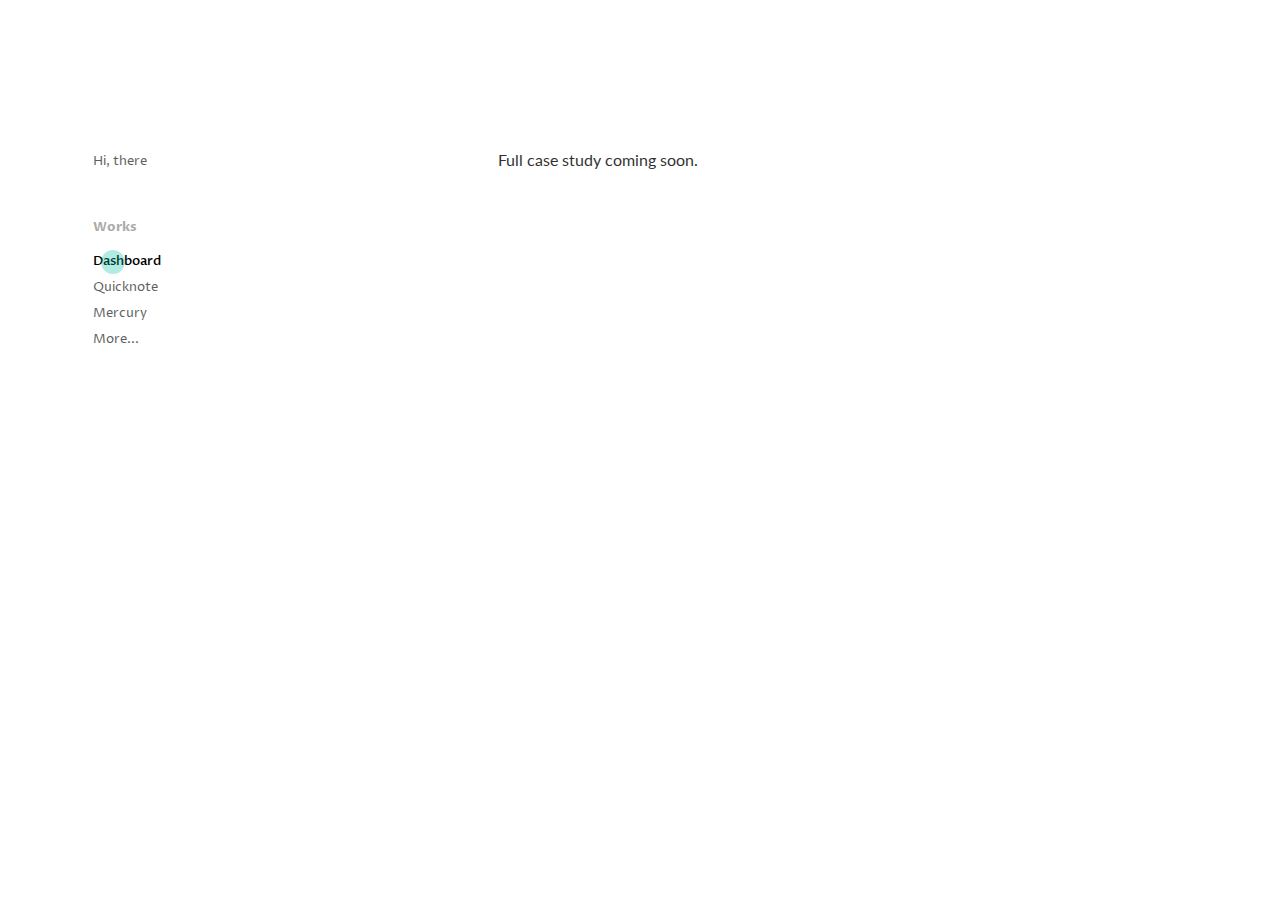
<file: docs/dashboard.html>
<!DOCTYPE html>
<html lang="en">
  <head>
    <meta charset="utf-8">
    <title>Ping++ Dashboard | Lane Yu</title>
    <link rel="stylesheet" href="../style.css">
  </head>
  <body>
    <div class="container">
      <div class="left-nav">
        <p><a href="index.html">Hi, there</a></p>
        <p><p id="title">Works</p></p>
        <p><a class="active" href="dashboard.html">Dashboard</a></p>
        <p><a href="quicknote.html">Quicknote</a></p>
        <p><a href="mercury.html">Mercury</a></p>
        <p><a href="https://dribbble.com/laneyu24">More...</a></p>
      </div>
      <div class="content">
        <p>
          Full case study coming soon.
        </p>
      </div>
    </div>
  </body>
</html>
</file>
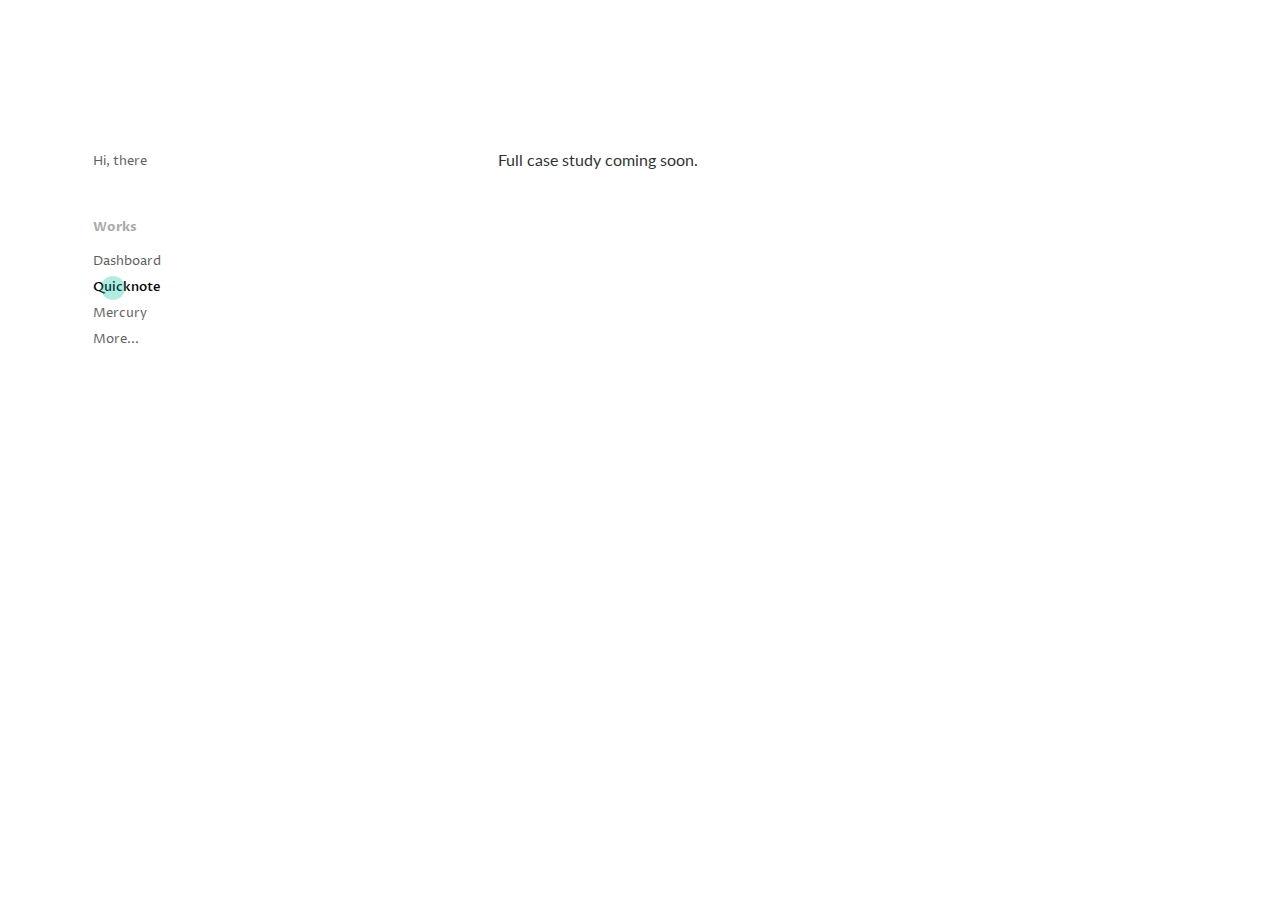
<file: docs/quicknote.html>
<!DOCTYPE html>
<html lang="en">
  <head>
    <meta charset="utf-8">
    <title>Quicknote | Lane Yu</title>
    <link rel="stylesheet" href="../style.css">
  </head>
  <body>
    <div class="container">
      <div class="left-nav">
        <p><a href="index.html">Hi, there</a></p>
        <p><p id="title">Works</p></p>
        <p><a href="dashboard.html">Dashboard</a></p>
        <p><a class="active" href="quicknote.html">Quicknote</a></p>
        <p><a href="mercury.html">Mercury</a></p>
        <p><a href="https://dribbble.com/laneyu24">More...</a></p>
      </div>
      <div class="content">
        <p>
          Full case study coming soon.
        </p>
      </div>
    </div>
  </body>
</html>
</file>
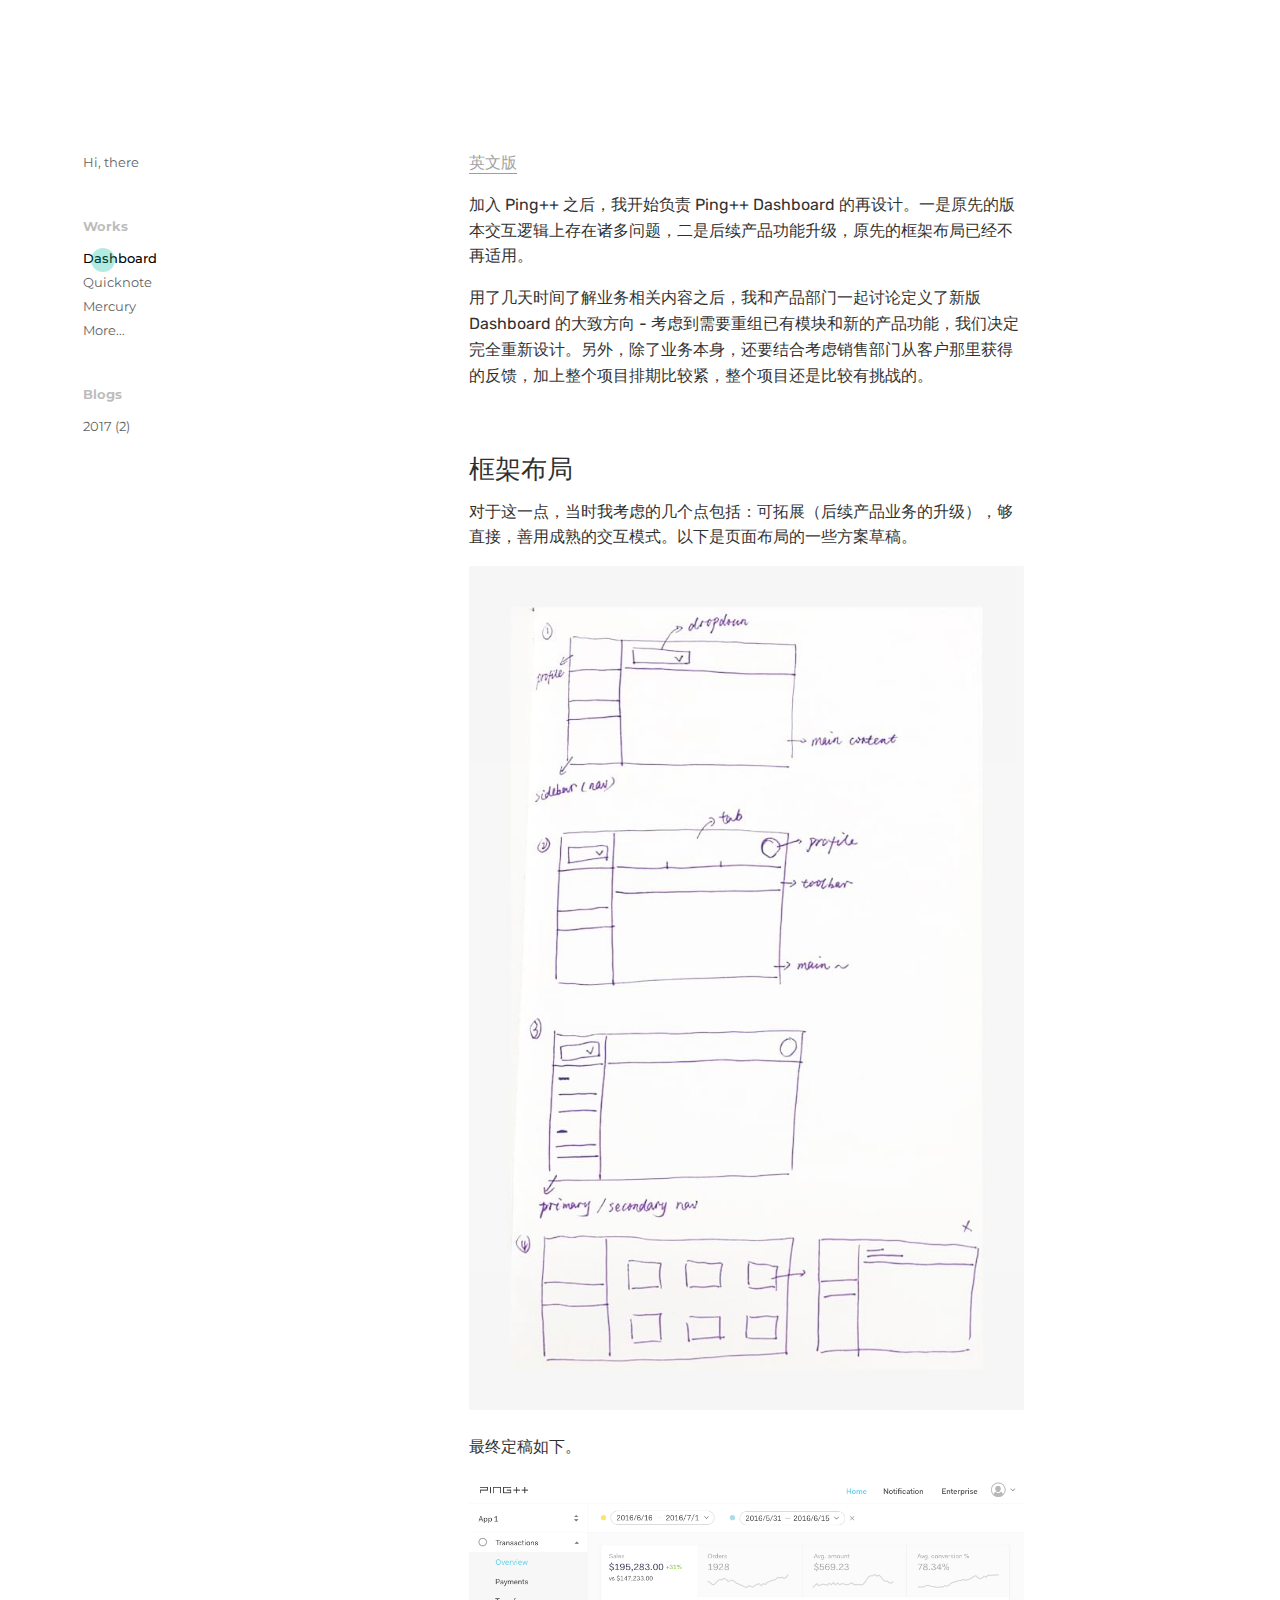
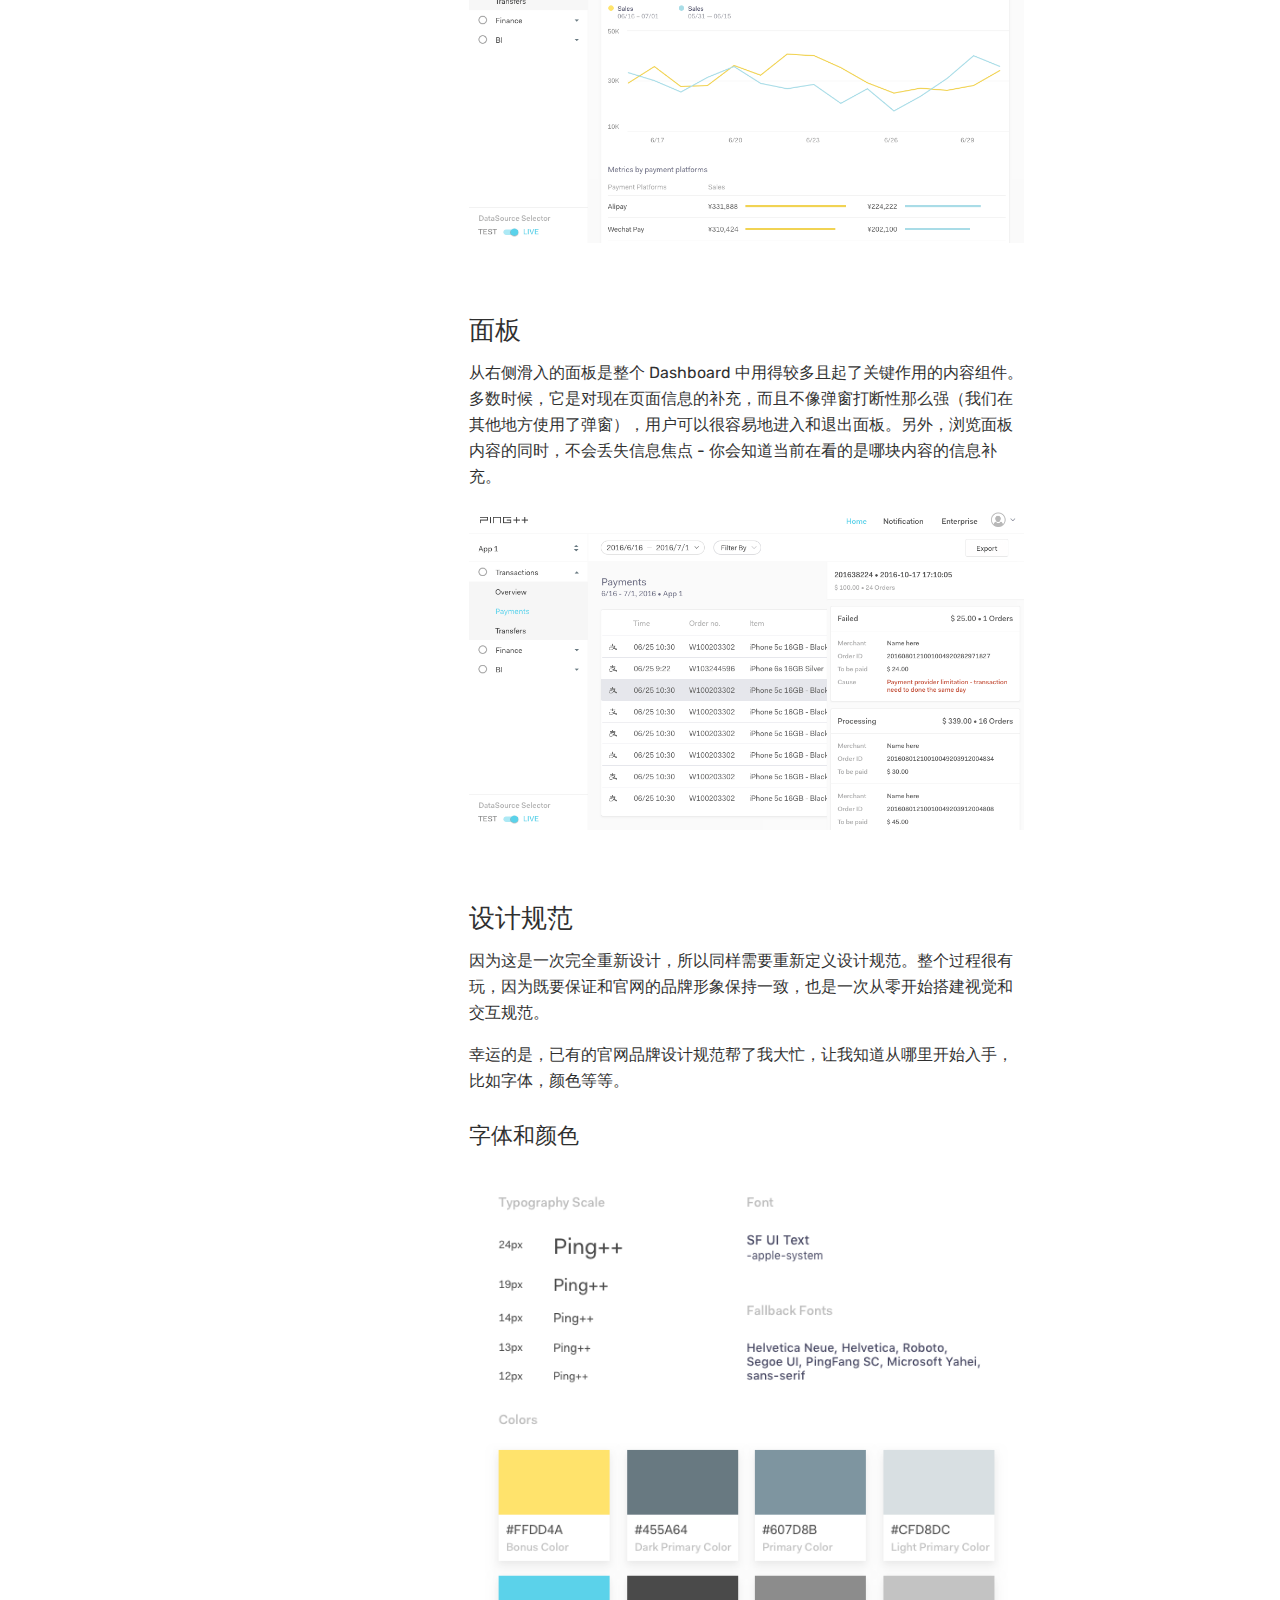
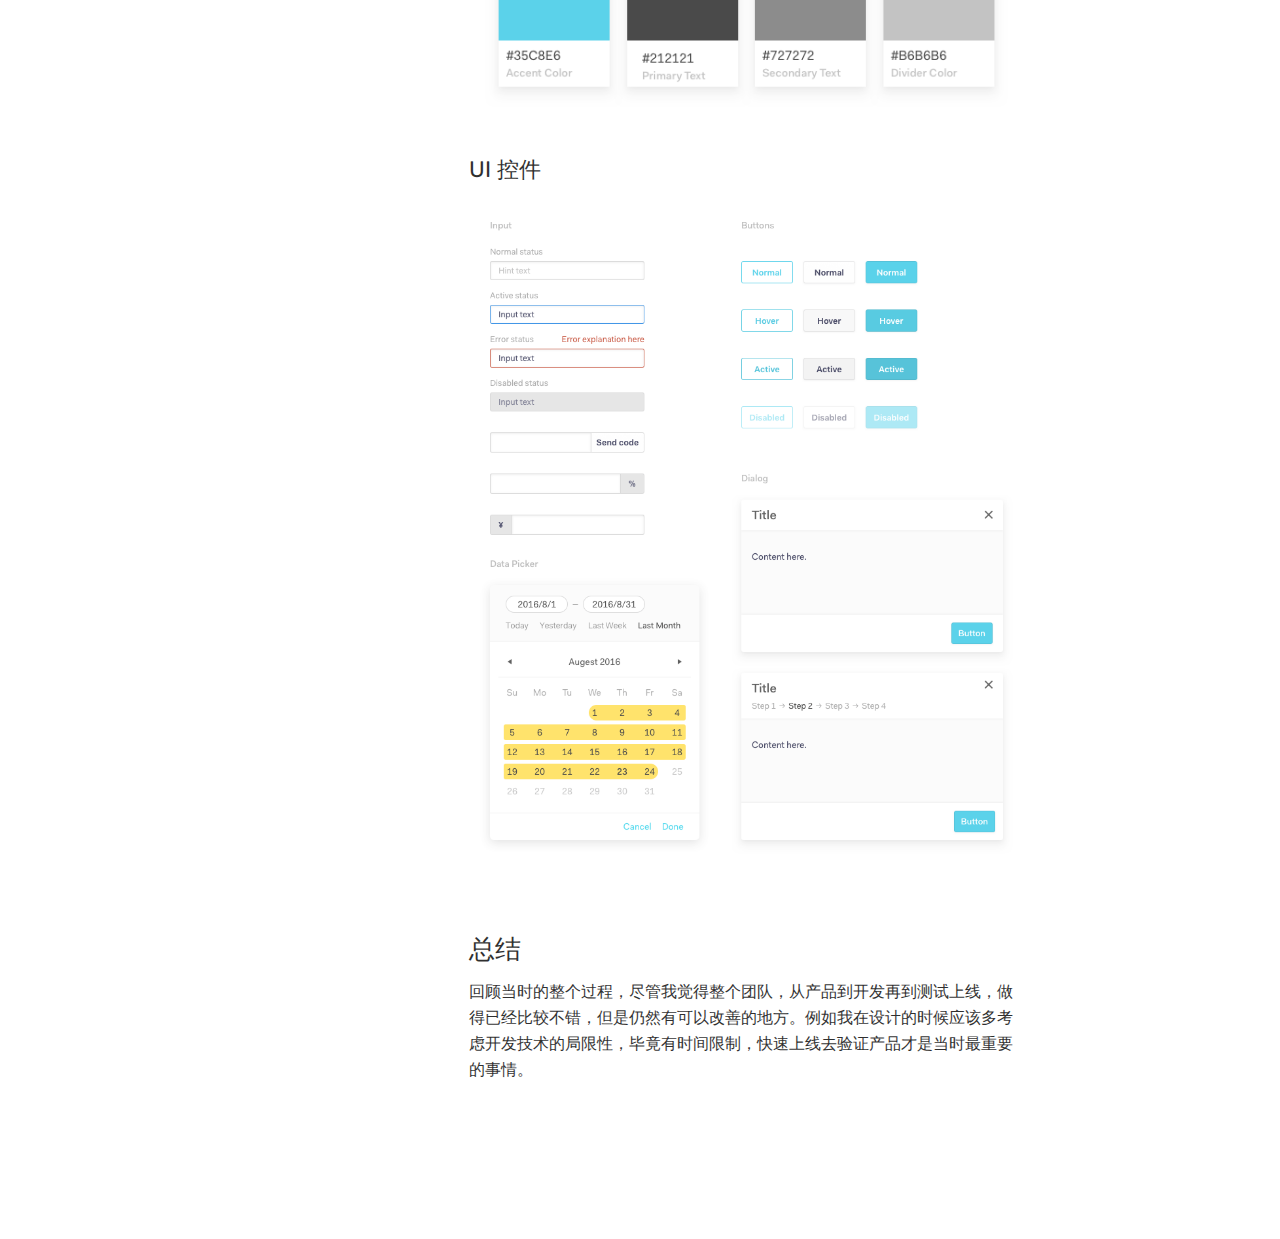
<file: zh/dashboard.html>
<!DOCTYPE html>
<html lang="zh-cmn-Hans">
  <head>
    <meta charset="utf-8">
    <meta name="viewport" content="width=device-width, initial-scale=1">
    <title>Ping++ Dashboard | Lane Yu</title>
    <link rel="stylesheet" href="https://fonts.googleapis.com/css?family=Montserrat:400,700|Rubik:400,500">
    <link rel="stylesheet" href="style.css">
    <link rel="shortcut icon" href="../favicon.ico">
  </head>
  <body>
    <div class="container">
      <div class="left-nav">
        <p>
          <a href="../index.html">Hi, there</a>
        </p>
        <p class="title">
          Works
        </p>
        <p>
          <a class="active" href="../dashboard.html">Dashboard</a>
        </p>
        <p>
          <a href="../quicknote.html">Quicknote</a>
        </p>
        <p>
          <a href="../mercury.html">Mercury</a>
        </p>
        <p>
          <a href="https://dribbble.com/laneyu24">More...</a>
        </p>
        <p class="title">
          Blogs
        </p>
        <p>
          <a href="../blog-2017.html">2017 (2)</a>
        </p>
      </div>
      <div class="content">
        <p class="English">
          <a href="../dashboard.html">英文版</a>
        </p>
        <p>
          加入 Ping++ 之后，我开始负责 Ping++ Dashboard 的再设计。一是原先的版本交互逻辑上存在诸多问题，二是后续产品功能升级，原先的框架布局已经不再适用。
        </p>
        <p>
          用了几天时间了解业务相关内容之后，我和产品部门一起讨论定义了新版 Dashboard 的大致方向 - 考虑到需要重组已有模块和新的产品功能，我们决定完全重新设计。另外，除了业务本身，还要结合考虑销售部门从客户那里获得的反馈，加上整个项目排期比较紧，整个项目还是比较有挑战的。
        </p><br>
        <h3>
          框架布局
        </h3>
        <p>
          对于这一点，当时我考虑的几个点包括：可拓展（后续产品业务的升级），够直接，善用成熟的交互模式。以下是页面布局的一些方案草稿。
        </p>
        <p>
          <img src="../img/LE.jpg" alt="Layout exploration" />
        </p>
        <p>
          最终定稿如下。
        </p>
        <p>
          <img src="../img/FL.png" alt="Final layout" />
        </p><br>
        <h3>
          面板
        </h3>
        <p>
          从右侧滑入的面板是整个 Dashboard 中用得较多且起了关键作用的内容组件。多数时候，它是对现在页面信息的补充，而且不像弹窗打断性那么强（我们在其他地方使用了弹窗），用户可以很容易地进入和退出面板。另外，浏览面板内容的同时，不会丢失信息焦点 - 你会知道当前在看的是哪块内容的信息补充。
        </p>
        <p>
          <img src="../img/P.png" alt="Pane" />
        </p><br>
        <h3>
          设计规范
        </h3>
        <p>
          因为这是一次完全重新设计，所以同样需要重新定义设计规范。整个过程很有玩，因为既要保证和官网的品牌形象保持一致，也是一次从零开始搭建视觉和交互规范。
        </p>
        <p>
          幸运的是，已有的官网品牌设计规范帮了我大忙，让我知道从哪里开始入手，比如字体，颜色等等。
        </p>
        <h4>
          字体和颜色
        </h4>
        <p>
          <img src="../img/TC.png" alt="Typography and colors" />
        </p>
        <h4>
          UI 控件
        </h4>
        <p>
          <img src="../img/UC.png" alt="UI components" />
        </p><br>
        <h3>
          总结
        </h3>
        <p>
          回顾当时的整个过程，尽管我觉得整个团队，从产品到开发再到测试上线，做得已经比较不错，但是仍然有可以改善的地方。例如我在设计的时候应该多考虑开发技术的局限性，毕竟有时间限制，快速上线去验证产品才是当时最重要的事情。
        </p>
      </div>
    </div>
  </body>
</html>
</file>
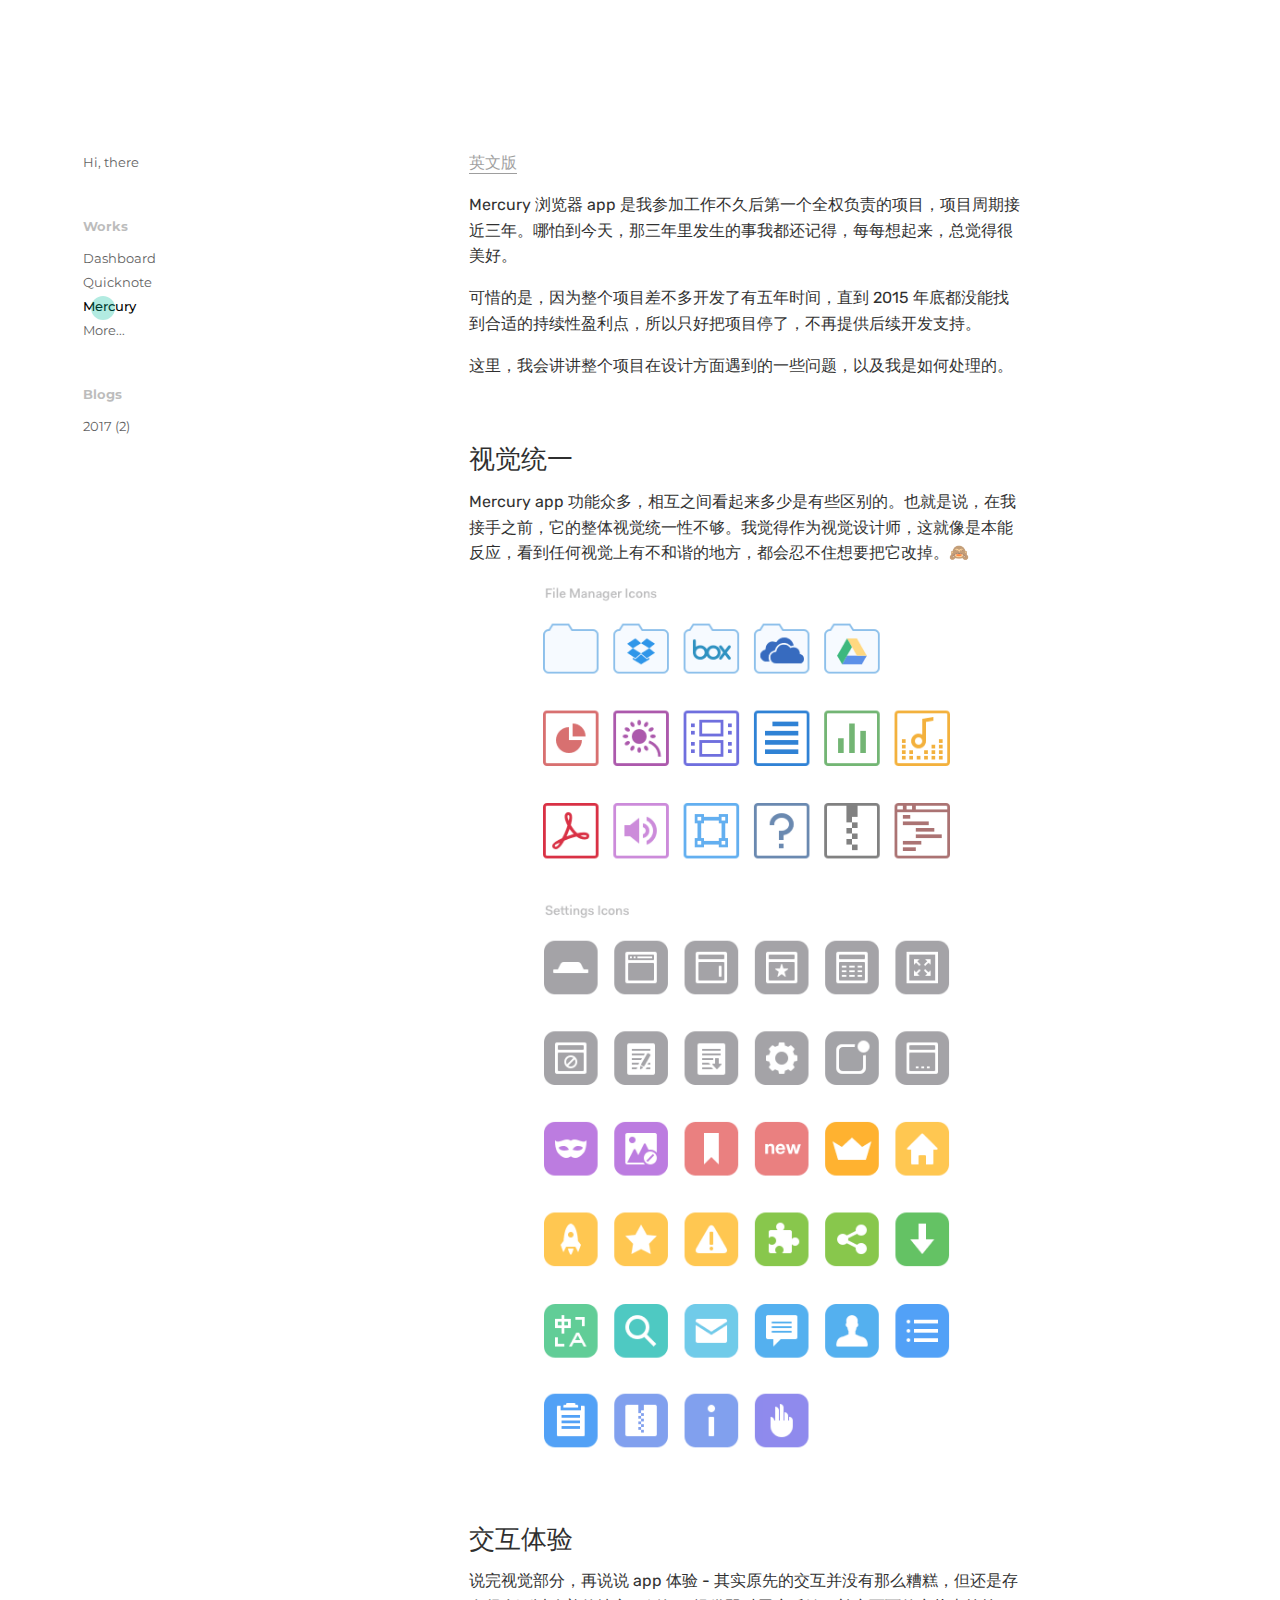
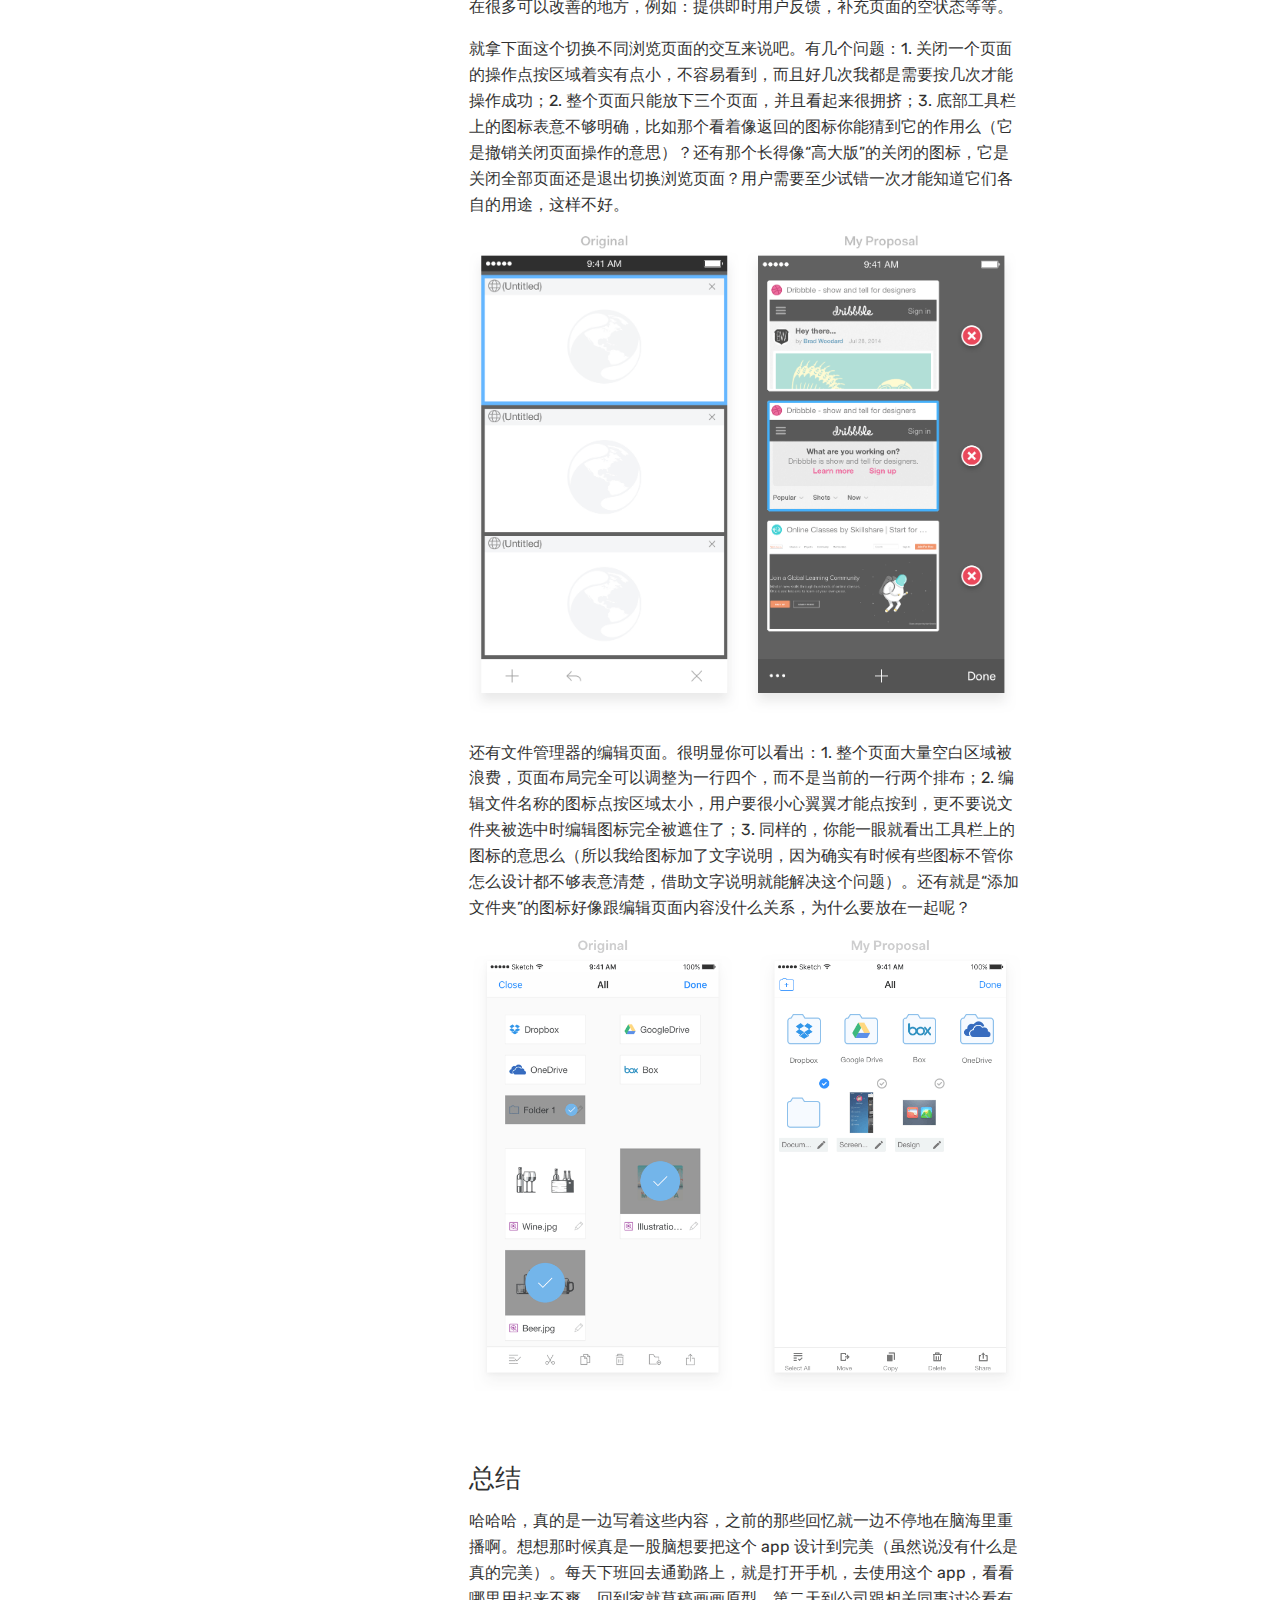
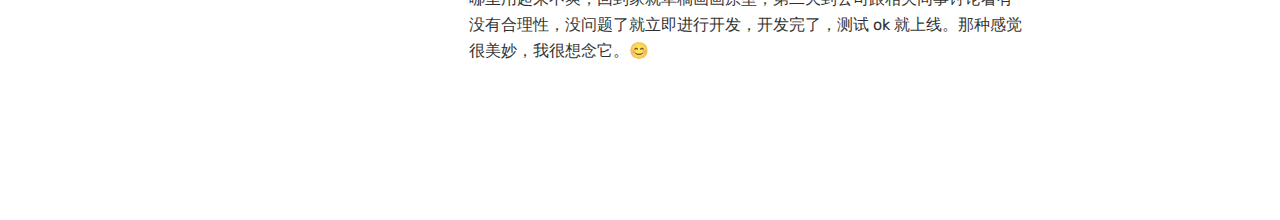
<file: zh/mercury.html>
<!DOCTYPE html>
<html lang="zh-cmn-Hans">
  <head>
    <meta charset="utf-8">
    <meta name="viewport" content="width=device-width, initial-scale=1">
    <title>Mercury Browser | Lane Yu</title>
    <link rel="stylesheet" href="https://fonts.googleapis.com/css?family=Montserrat:400,700|Rubik:400,500">
    <link rel="stylesheet" href="style.css">
    <link rel="shortcut icon" href="../favicon.ico">
  </head>
  <body>
    <div class="container">
      <div class="left-nav">
        <p>
          <a href="../index.html">Hi, there</a>
        </p>
        <p class="title">
          Works
        </p>
        <p>
          <a href="../dashboard.html">Dashboard</a>
        </p>
        <p>
          <a href="../quicknote.html">Quicknote</a>
        </p>
        <p>
          <a class="active" href="../mercury.html">Mercury</a>
        </p>
        <p>
          <a href="https://dribbble.com/laneyu24">More...</a>
        </p>
        <p class="title">
          Blogs
        </p>
        <p>
          <a href="../blog-2017.html">2017 (2)</a>
        </p>
      </div>
      <div class="content">
        <p class="English">
          <a href="../mercury.html">英文版</a>
        </p>
        <p>
          Mercury 浏览器 app 是我参加工作不久后第一个全权负责的项目，项目周期接近三年。哪怕到今天，那三年里发生的事我都还记得，每每想起来，总觉得很美好。
        </p>
        <p>
          可惜的是，因为整个项目差不多开发了有五年时间，直到 2015 年底都没能找到合适的持续性盈利点，所以只好把项目停了，不再提供后续开发支持。
        </p>
        <p>
          这里，我会讲讲整个项目在设计方面遇到的一些问题，以及我是如何处理的。
        </p><br>
        <h3>
          视觉统一
        </h3>
        <p>
          Mercury app 功能众多，相互之间看起来多少是有些区别的。也就是说，在我接手之前，它的整体视觉统一性不够。我觉得作为视觉设计师，这就像是本能反应，看到任何视觉上有不和谐的地方，都会忍不住想要把它改掉。🙈
        </p>
        <p>
          <img src="../img/MB-UI.png" alt="Mercury Browser user interface" />
        </p><br>
        <h3>
          交互体验
        </h3>
        <p>
          说完视觉部分，再说说 app 体验 - 其实原先的交互并没有那么糟糕，但还是存在很多可以改善的地方，例如：提供即时用户反馈，补充页面的空状态等等。
        </p>
        <p>
          就拿下面这个切换不同浏览页面的交互来说吧。有几个问题：1. 关闭一个页面的操作点按区域着实有点小，不容易看到，而且好几次我都是需要按几次才能操作成功；2. 整个页面只能放下三个页面，并且看起来很拥挤；3. 底部工具栏上的图标表意不够明确，比如那个看着像返回的图标你能猜到它的作用么（它是撤销关闭页面操作的意思）？还有那个长得像“高大版”的关闭的图标，它是关闭全部页面还是退出切换浏览页面？用户需要至少试错一次才能知道它们各自的用途，这样不好。
        </p>
        <p>
          <img src="../img/MB-UX-1.png" alt="Mercury Browser user experience" />
        </p>
        <p>
          还有文件管理器的编辑页面。很明显你可以看出：1. 整个页面大量空白区域被浪费，页面布局完全可以调整为一行四个，而不是当前的一行两个排布；2. 编辑文件名称的图标点按区域太小，用户要很小心翼翼才能点按到，更不要说文件夹被选中时编辑图标完全被遮住了；3. 同样的，你能一眼就看出工具栏上的图标的意思么（所以我给图标加了文字说明，因为确实有时候有些图标不管你怎么设计都不够表意清楚，借助文字说明就能解决这个问题）。还有就是“添加文件夹”的图标好像跟编辑页面内容没什么关系，为什么要放在一起呢？
        </p>
        <p>
          <img src="../img/MB-UX-2.png" alt="Mercury Browser user experience" />
        </p><br>
        <h3>
          总结
        </h3>
        <p>
          哈哈哈，真的是一边写着这些内容，之前的那些回忆就一边不停地在脑海里重播啊。想想那时候真是一股脑想要把这个 app 设计到完美（虽然说没有什么是真的完美）。每天下班回去通勤路上，就是打开手机，去使用这个 app，看看哪里用起来不爽，回到家就草稿画画原型，第二天到公司跟相关同事讨论看有没有合理性，没问题了就立即进行开发，开发完了，测试 ok 就上线。那种感觉很美妙，我很想念它。😊
        </p>
      </div>
    </div>
  </body>
</html>
</file>
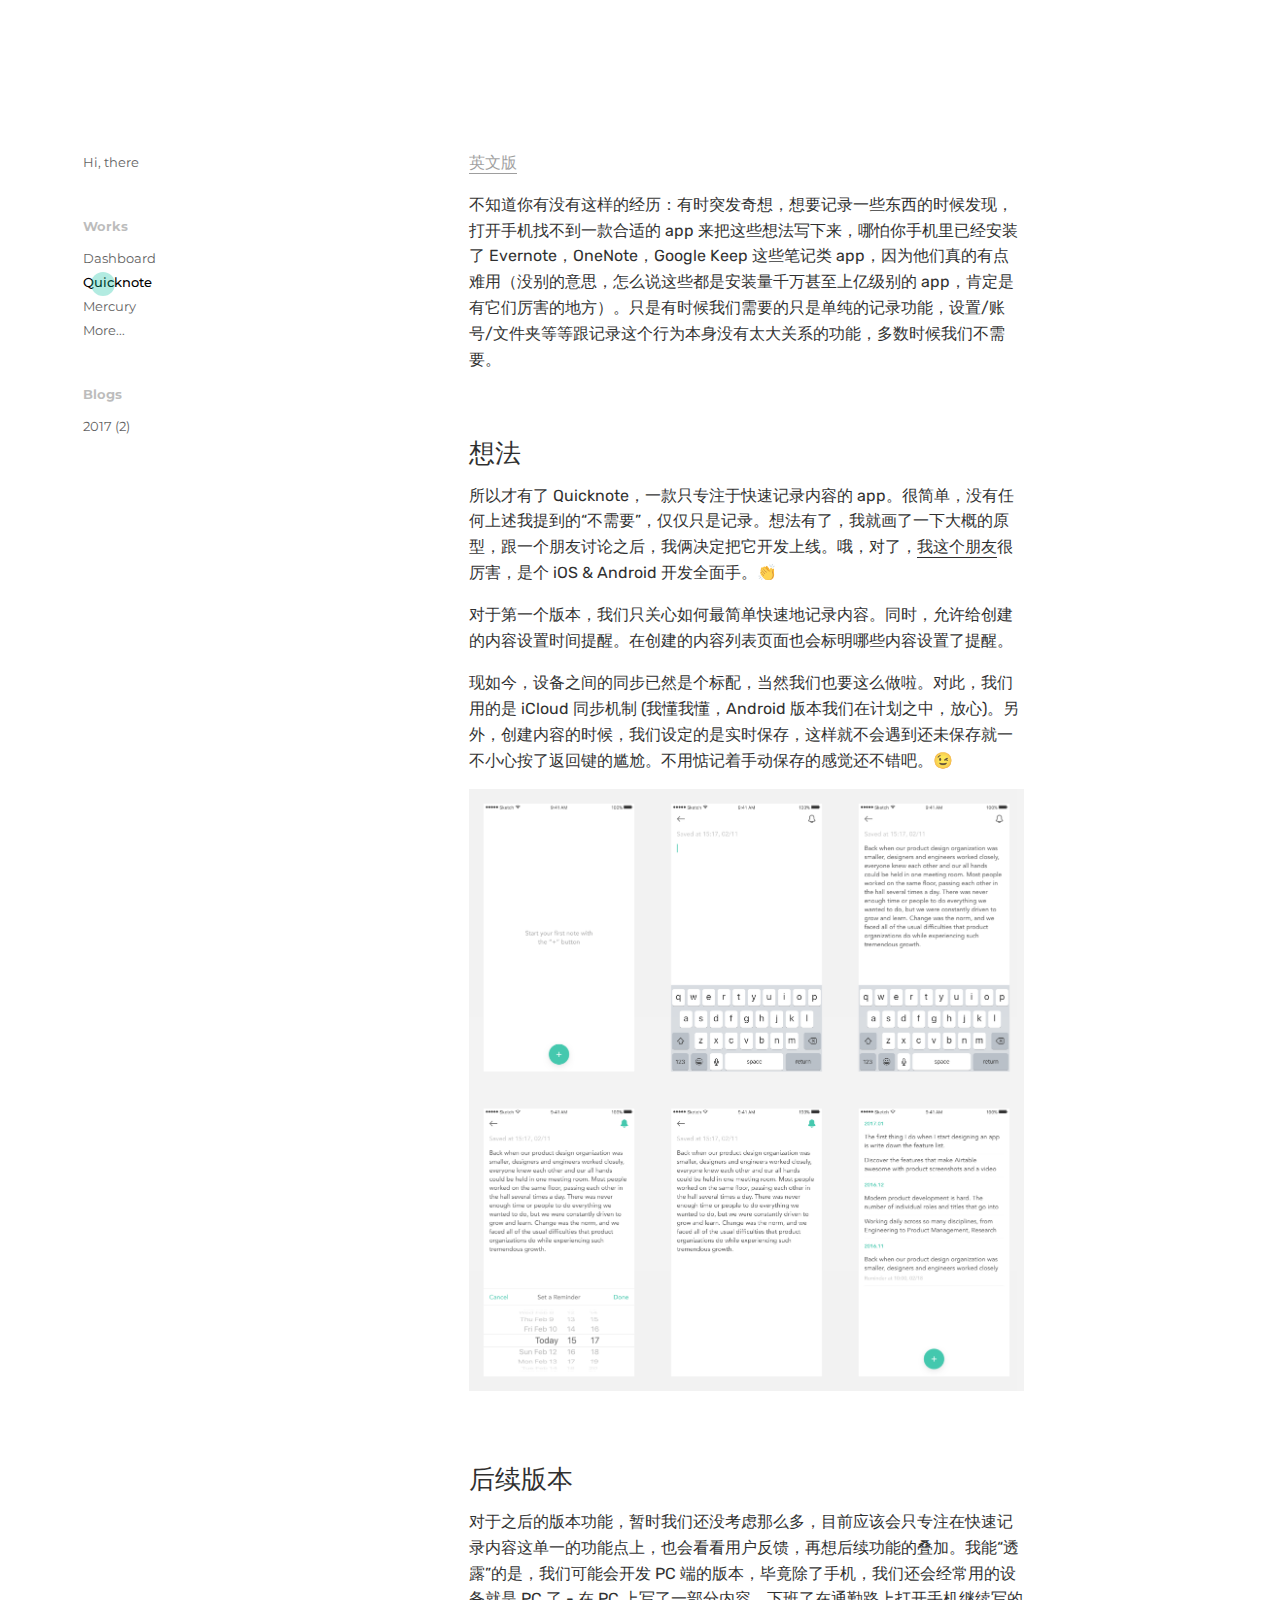
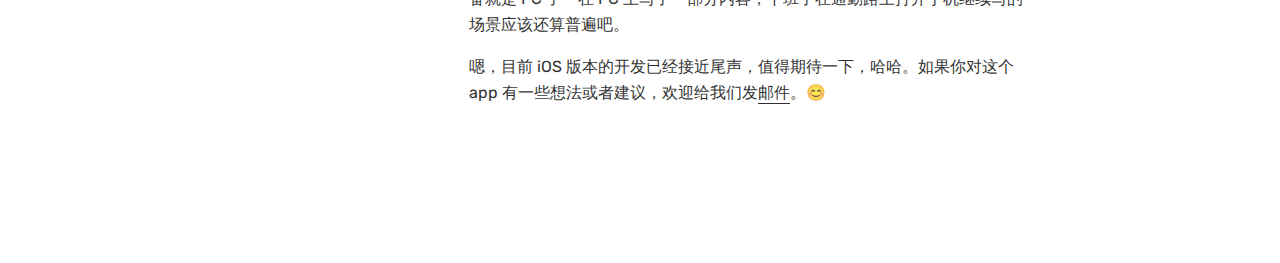
<file: zh/quicknote.html>
<!DOCTYPE html>
<html lang="zh-cmn-Hans">
  <head>
    <meta charset="utf-8">
    <meta name="viewport" content="width=device-width, initial-scale=1">
    <title>Quicknote | Lane Yu</title>
    <link rel="stylesheet" href="https://fonts.googleapis.com/css?family=Montserrat:400,700|Rubik:400,500">
    <link rel="stylesheet" href="style.css">
    <link rel="shortcut icon" href="../favicon.ico">
  </head>
  <body>
    <div class="container">
      <div class="left-nav">
        <p>
          <a href="../index.html">Hi, there</a>
        </p>
        <p class="title">
          Works
        </p>
        <p>
          <a href="../dashboard.html">Dashboard</a>
        </p>
        <p>
          <a class="active" href="../quicknote.html">Quicknote</a>
        </p>
        <p>
          <a href="../mercury.html">Mercury</a>
        </p>
        <p>
          <a href="https://dribbble.com/laneyu24">More...</a>
        </p>
        <p class="title">
          Blogs
        </p>
        <p>
          <a href="../blog-2017.html">2017 (2)</a>
        </p>
      </div>
      <div class="content">
        <p class="English">
          <a href="../quicknote.html">英文版</a>
        </p>
        <p>
          不知道你有没有这样的经历：有时突发奇想，想要记录一些东西的时候发现，打开手机找不到一款合适的 app 来把这些想法写下来，哪怕你手机里已经安装了 Evernote，OneNote，Google Keep 这些笔记类 app，因为他们真的有点难用（没别的意思，怎么说这些都是安装量千万甚至上亿级别的 app，肯定是有它们厉害的地方）。只是有时候我们需要的只是单纯的记录功能，设置/账号/文件夹等等跟记录这个行为本身没有太大关系的功能，多数时候我们不需要。
        </p><br>
        <h3>
          想法
        </h3>
        <p>
          所以才有了 Quicknote，一款只专注于快速记录内容的 app。很简单，没有任何上述我提到的“不需要”，仅仅只是记录。想法有了，我就画了一下大概的原型，跟一个朋友讨论之后，我俩决定把它开发上线。哦，对了，<a href="https://twitter.com/debitosou" target="_blank">我这个朋友</a>很厉害，是个 iOS & Android 开发全面手。👏
        </p>
        <p>
          对于第一个版本，我们只关心如何最简单快速地记录内容。同时，允许给创建的内容设置时间提醒。在创建的内容列表页面也会标明哪些内容设置了提醒。
        </p>
        <p>
          现如今，设备之间的同步已然是个标配，当然我们也要这么做啦。对此，我们用的是 iCloud 同步机制 (我懂我懂，Android 版本我们在计划之中，放心)。另外，创建内容的时候，我们设定的是实时保存，这样就不会遇到还未保存就一不小心按了返回键的尴尬。不用惦记着手动保存的感觉还不错吧。😉
        </p>
        <p>
          <img src="../img/QN-UI.png" alt="Quicknote user interface" />
        </p><br>
        <h3>
          后续版本
        </h3>
        <p>
          对于之后的版本功能，暂时我们还没考虑那么多，目前应该会只专注在快速记录内容这单一的功能点上，也会看看用户反馈，再想后续功能的叠加。我能“透露”的是，我们可能会开发 PC 端的版本，毕竟除了手机，我们还会经常用的设备就是 PC 了 - 在 PC 上写了一部分内容，下班了在通勤路上打开手机继续写的场景应该还算普遍吧。
        </p>
        <p>
          嗯，目前 iOS 版本的开发已经接近尾声，值得期待一下，哈哈。如果你对这个 app 有一些想法或者建议，欢迎给我们发<a href="mailto:yulu2426@gmail.com">邮件</a>。😊
        </p>
      </div>
    </div>
  </body>
</html>
</file>
<file: style.css>
@import url(https://fonts.googleapis.com/css?family=Lato|Proza+Libre);

html {
    background-color: #fff;
    -moz-box-sizing: border-box;
    -webkit-box-sizing: border-box;
    box-sizing: border-box;
    margin: 0;
    padding: 0;
    font-size: 125%;
    border: 0;
}

, :before, *:after {
  box-sizing: inherit;
}

/*container*/

.container {
    display: -webkit-box;
    display: -moz-box;
    display: -ms-flexbox;
    display: -webkit-flex;
    display: flex;

    -webkit-flex-flow: column;
    flex-flow: column;

    max-width: 1120px;
    margin-left: auto;
    margin-right: auto;
    color: #000;
    font-size: 1rem;
    font-family: 'Lato', sans-serif;
    font-weight: 400;
    margin-top: 10%;
    margin-bottom: 10%;
}

a{
  text-decoration: none;
  color: inherit;
}

a:hover{
  text-decoration: underline;
}

a::selection{
  background-color: #FFFF00;
}

/*left-nav*/

.left-nav{
  flex-basis: 100%;
  padding: .8rem;
  font-family: 'Proza Libre', sans-serif;
  font-size: .8125rem;
  margin-bottom: 10%;
}

.left-nav a{
  text-decoration: none;
  opacity: 0.63;
}

.left-nav a:hover{
  text-decoration: none;
  opacity: inherit;
}

.left-nav .active{
  text-decoration: none;
  position: relative;
  opacity: 1;
  font-weight: 500;
}

.left-nav .active::after{
  content: '';
  background-color: #00BD9C;
  opacity: 0.3;
  display: block;
  height: 1.5rem;
  width: 1.5rem;
  border-radius: .75rem;
  position: absolute;
  left: .5rem;
  top: -.125rem;
}

.left-nav p:not(:first-child){
  margin: .5rem 0;
}

.left-nav #title{
  margin: 3rem 0 1rem 0;
  opacity: 0.33;
  font-weight: 700;
}

.left-nav #title::selection{
  background-color: #FFFF00;
}

/*content*/

.content{
  flex-basis: 100%;
  max-width: 36.25rem;
  padding: .8rem;
  line-height: 1.5rem;
  opacity: 0.81;
  font-family: 'Lato', sans-serif;
}

#title{
  opacity: 0.33;
  font-weight: 700;
}

td{
  text-align: left;
  vertical-align: top;
  padding-top: 1em;
  padding-bottom: 1em;
}

td:first-child{
  width: 22.050845%;
}

td:not(:first-child){
  padding-left: 4rem;
}

.content p:first-child{
  margin-top: .5625em;
}

.content p::selection{
  background-color: #FFFF00;
}

.content a{
  padding-bottom: .05rem;
  border-bottom: .05rem solid;
  opacity: inherit;
}

.content a:hover{
  text-decoration: none;
  padding-bottom: .05rem;
  border-bottom: .05rem solid black;
  opacity: 1;
}

@media screen and (min-width: 30rem) {
  html{
    font-size: 100%;
  }

  .container{
    flex-flow: row;
  }
  .content{
    flex-basis: 66.10169%;
    margin-left: 1.69492%;
  }
  .left-nav{
    flex-basis: 32.20339%;
  }
}
</file>
<file: zh/style.css>
html {
    background-color: #fff;
    box-sizing: border-box;
    margin: 0;
    padding: 0;
    font-size: 118.75%;
    font-family: 'Rubik', 'Montserrat', 'Helvetica Neue', Helvetica, 'Roboto', Arial, 'PingFang SC', 'Hiragino Sans GB', 'Microsoft Yahei', 'Microsoft Jhenghei', sans-serif;
    border: 0;
}

*, *:before, *:after {
  box-sizing: inherit;
}

body{
  margin: 0;
}

h3{
  font-size: 1.618rem;
}

h4{
  font-size: 1.402rem;
}

h3,h4{
  font-weight: 400;
  color: #000;
  margin-bottom: 0;
}

img{
  width: 100%;
  opacity: 1;
}

/*container*/

.container {
    display: -webkit-box;
    display: -moz-box;
    display: -ms-flexbox;
    display: -webkit-flex;
    display: flex;

    -webkit-flex-flow: column;
    flex-flow: column;

    max-width: 1140px;
    color: #000;
    font-size: 1rem;
    margin: 10% auto;
}

.container::selection{
  background-color: #FFF000;
}

a{
  text-decoration: none;
  color: inherit;
}

a:hover{
  text-decoration: underline;
}

/*left-nav*/

.left-nav{
  flex-basis: 100%;
  padding: .8rem;
  font-family: 'Montserrat', sans-serif;
  font-size: .8125rem;
  margin-bottom: 10%;
}

.left-nav a{
  text-decoration: none;
  opacity: 0.63;
}

.left-nav a:hover{
  text-decoration: none;
  opacity: inherit;
}

.left-nav .active{
  text-decoration: none;
  position: relative;
  opacity: 1;
  font-weight: 500;
}

.left-nav .active::after{
  content: '';
  background-color: #00BD9C;
  opacity: 0.3;
  display: block;
  height: 1.5rem;
  width: 1.5rem;
  border-radius: .75rem;
  position: absolute;
  left: .5rem;
  top: -.125rem;
}

.left-nav p:not(:first-child){
  margin: .5rem 0;
}

.left-nav p.title{
  margin: 3rem 0 1rem 0;
  opacity: .26;
  font-weight: 700;
}

/*content*/

.content{
  flex-basis: 100%;
  max-width: 36.25rem;
  padding: .8rem;
  line-height: 1.618rem;
  opacity: 0.81;
  font-family: 'Rubik', 'Helvetica Neue', Helvetica, 'Roboto', Arial, 'PingFang SC', 'Hiragino Sans GB', 'Microsoft Yahei', 'Microsoft Jhenghei', sans-serif;
}

.content .title{
  opacity: 0.34;
  font-weight: 500;
}

.content .English{
  opacity: 0.68;
  margin-top: .5625rem;
}

table{
  width: 100%;
  table-layout: fixed;
}

td{
  text-align: left;
  vertical-align: top;
  padding-top: 1rem;
  padding-bottom: 1rem;
}

td:first-child{
  width: 22.050845%;
}

td:not(:first-child){
  padding-left: 2rem;
}

.content p:first-child{
  margin-top: .5625rem;
}

.content a{
  padding-bottom: .05rem;
  border-bottom: .05rem solid;
  opacity: inherit;
}

.content a:hover{
  text-decoration: none;
  padding-bottom: .05rem;
  border-bottom: .05rem solid black;
  opacity: 1;
}

/*content-blogs*/

.content p.blog-date-hastag{
  opacity: 0.34;
  border-top: 0.5px solid #CFCFCF;
  padding-top: 1rem;
  padding-bottom: 6rem;
}

@media screen and (min-width: 30rem) {
  html{
    font-size: 100%;
  }

  .container{
    flex-flow: row;
  }

  .content{
    flex-basis: 66.10169%;
    margin-left: 1.69492%;
  }

  .left-nav{
    flex-basis: 32.20339%;
  }
}
</file>
